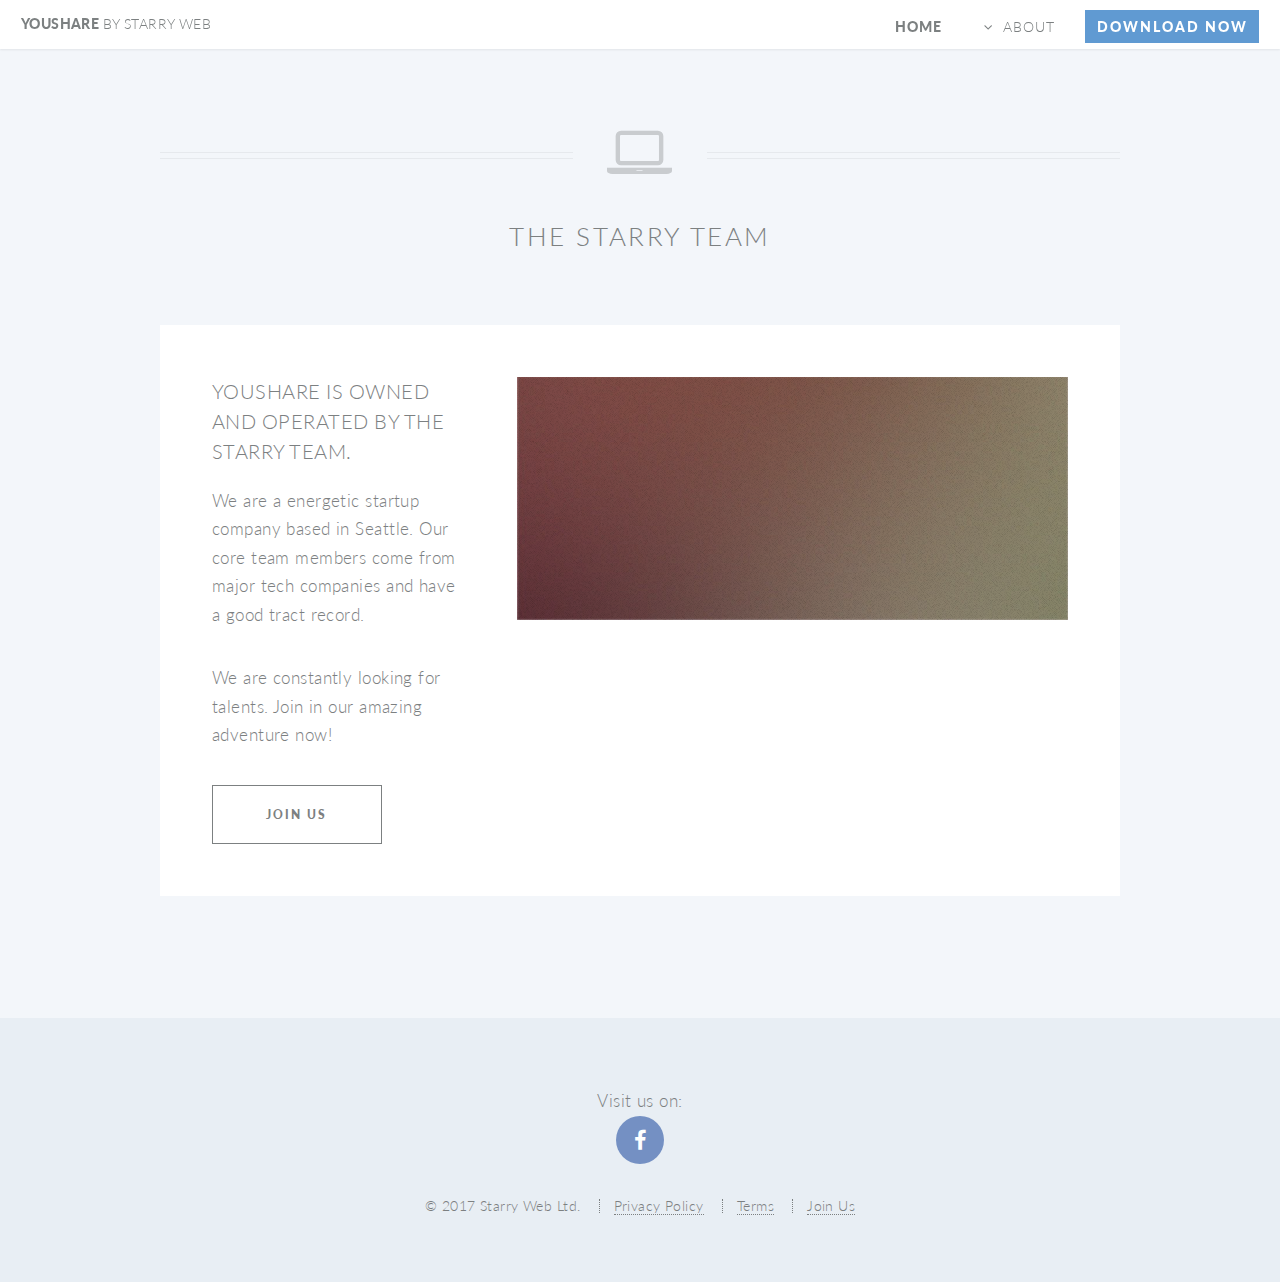
<file: about.html>
﻿<!DOCTYPE HTML>
<!--
	Twenty by HTML5 UP
	html5up.net | @ajlkn
	Free for personal and commercial use under the CCA 3.0 license (html5up.net/license)
-->
<html>
	<head>
		<title>About - Youshare</title>
		<meta charset="utf-8" />
		<meta name="viewport" content="width=device-width, initial-scale=1" />
		<!--[if lte IE 8]><script src="assets/js/ie/html5shiv.js"></script><![endif]-->
		<link rel="stylesheet" href="assets/css/main.css" />
		<!--[if lte IE 8]><link rel="stylesheet" href="assets/css/ie8.css" /><![endif]-->
		<!--[if lte IE 9]><link rel="stylesheet" href="assets/css/ie9.css" /><![endif]-->
	</head>
	<body class="left-sidebar">
		<div id="page-wrapper">

			<!-- Header -->
			<header id="header">
				<h1 id="logo"><a href="index.html">YouShare <span>by Starry Web</span></a></h1>
				<nav id="nav">
					<ul>
						<li class="current"><a href="index.html">Home</a></li>
						<li class="submenu">
							<a href="#">About</a>
							<ul>
								<li><a href="how-does-it-work.html">Learn More</a></li>
								<li><a href="about.html">About Us</a></li>
								<li><a href="contact.html">Contact</a></li>
								<li><a href="privacy.html">Privacy</a></li>
								<li><a href="terms.html">Terms</a></li>
								<li><a href="join.html">Join Us</a></li>
							</ul>
						</li>
						<li><a href="download.html" class="button special">Download Now</a></li>
					</ul>
				</nav>
			</header>

			<!-- Main -->
				<article id="main">

					<header class="special container">
						<span class="icon fa-laptop"></span>
						<h2>The Starry Team</h2>
					</header>

					<!-- One -->
						<section class="wrapper style4 container">

							<div class="row 150%">
								<div class="4u 12u(narrower)">

									<!-- Sidebar -->
										<div class="sidebar">
											<section>
												<header>
													<h3>YouShare is owned and operated by the Starry Team.</h3>
												</header>
												<p>We are a energetic startup company based in Seattle. Our core team members come from major tech companies and have a good tract record.</p>
												<p>We are constantly looking for talents. Join in our amazing adventure now!</p>
												<footer>
													<ul class="buttons">
														<li><a href="join.html" class="button small">Join Us</a></li>
													</ul>
												</footer>
											</section>
										</div>
								</div>
								<div class="8u 12u(narrower) important(narrower)">

									<!-- Content -->
										<div class="content">
											<section>
												<a href="#" class="image featured"><img src="images/pic02.jpg" alt="" /></a>
											</section>
										</div>

								</div>
							</div>
						</section>
				</article>

			<!-- Footer -->
			<footer id="footer">
				Visit us on:
				<ul class="icons">
					<li><a href="https://www.facebook.com/youshareapp/" class="icon circle fa-facebook"><span class="label">Facebook</span></a></li>
				</ul>

				<ul class="copyright">
					<li>&copy; 2017 Starry Web Ltd.</li>
					<li><a href="privacy.html">Privacy Policy</a></li>
					<li><a href="terms.html">Terms</a></li>
					<li><a href="join.html">Join Us</a></li>
				</ul>
			</footer>
			<!-- End of footer -->

		</div>

		<!-- Scripts -->
			<script src="assets/js/jquery.min.js"></script>
			<script src="assets/js/jquery.dropotron.min.js"></script>
			<script src="assets/js/jquery.scrolly.min.js"></script>
			<script src="assets/js/jquery.scrollgress.min.js"></script>
			<script src="assets/js/skel.min.js"></script>
			<script src="assets/js/util.js"></script>
			<!--[if lte IE 8]><script src="assets/js/ie/respond.min.js"></script><![endif]-->
			<script src="assets/js/main.js"></script>

	</body>
</html>
</file>
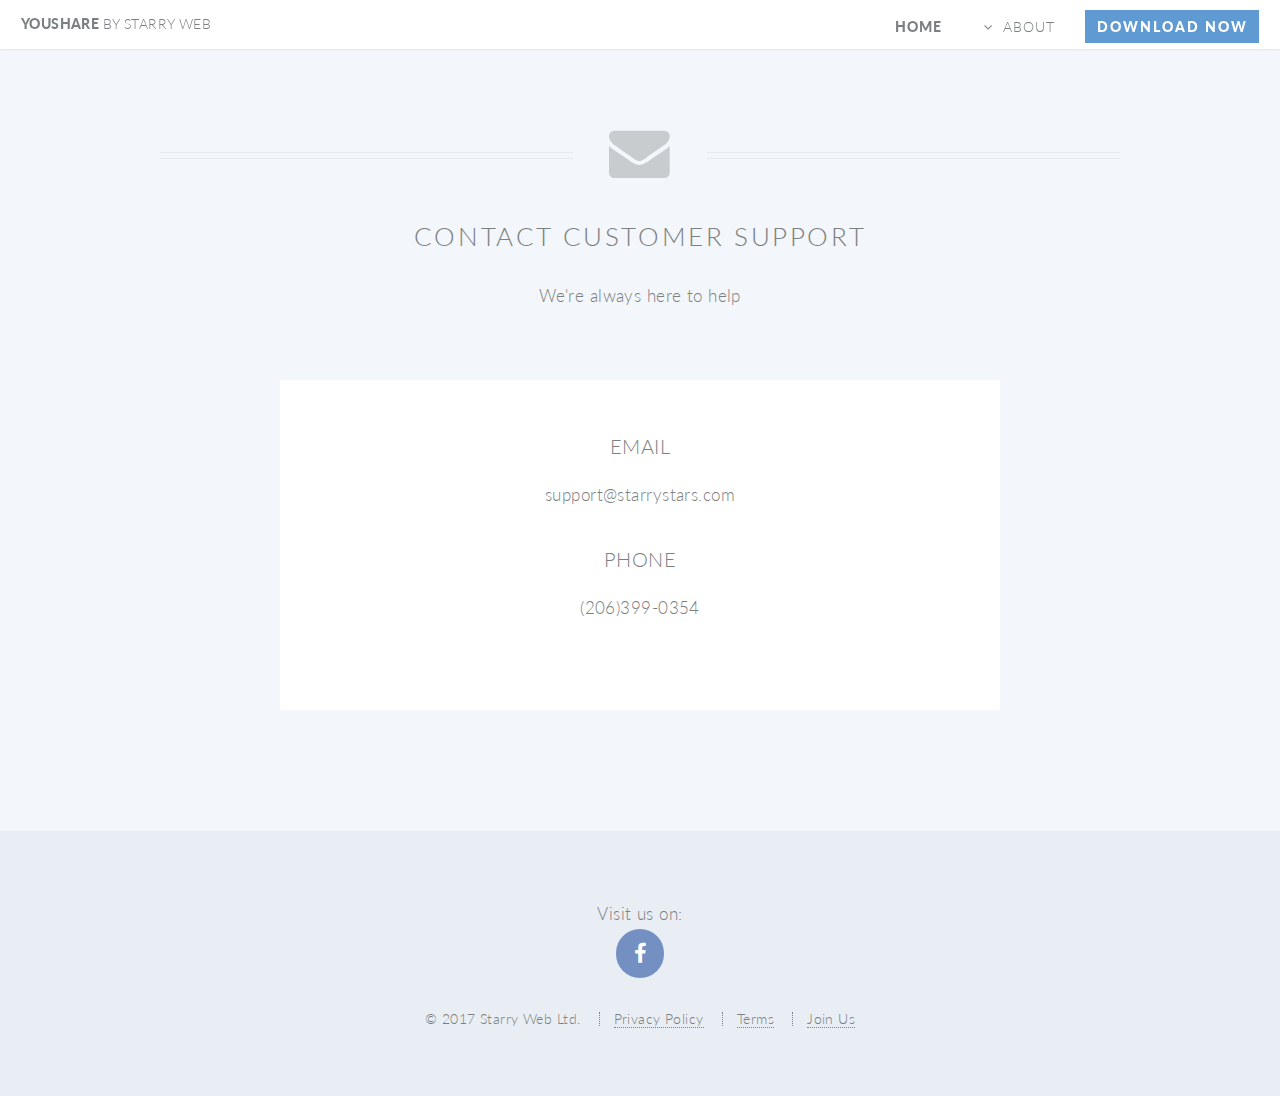
<file: contact.html>
<!DOCTYPE HTML>
<!--
	Twenty by HTML5 UP
	html5up.net | @ajlkn
	Free for personal and commercial use under the CCA 3.0 license (html5up.net/license)
-->
<html>
	<head>
		<title>Contact - Twenty by HTML5 UP</title>
		<meta charset="utf-8" />
		<meta name="viewport" content="width=device-width, initial-scale=1" />
		<!--[if lte IE 8]><script src="assets/js/ie/html5shiv.js"></script><![endif]-->
		<link rel="stylesheet" href="assets/css/main.css" />
		<!--[if lte IE 8]><link rel="stylesheet" href="assets/css/ie8.css" /><![endif]-->
		<!--[if lte IE 9]><link rel="stylesheet" href="assets/css/ie9.css" /><![endif]-->
	</head>
	<body class="contact">
		<div id="page-wrapper">
			<!-- Header -->
			<header id="header">
				<h1 id="logo"><a href="index.html">YouShare <span>by Starry Web</span></a></h1>
				<nav id="nav">
					<ul>
						<li class="current"><a href="index.html">Home</a></li>
						<li class="submenu">
							<a href="#">About</a>
							<ul>
								<li><a href="how-does-it-work.html">Learn More</a></li>
								<li><a href="about.html">About Us</a></li>
								<li><a href="contact.html">Contact</a></li>
								<li><a href="privacy.html">Privacy</a></li>
								<li><a href="terms.html">Terms</a></li>
								<li><a href="join.html">Join Us</a></li>
							</ul>
						</li>
						<li><a href="download.html" class="button special">Download Now</a></li>
					</ul>
				</nav>
			</header>

			<!-- Main -->
				<article id="main">

					<header class="special container">
						<span class="icon fa-envelope"></span>
						<h2>Contact customer support</h2>
						<p>We're always here to help</p>
					</header>

					<!-- One -->
						<section class="wrapper style4 special container 75%">

							<!-- Content -->
								<div class="content">
									<h3>Email</h3>
									<p>support@starrystars.com</p>
									<h3>Phone</h3>
									<p>(206)399-0354</p>
								</div>

						</section>

				</article>

			<!-- Footer -->
			<footer id="footer">
				Visit us on:
				<ul class="icons">
					<li><a href="https://www.facebook.com/youshareapp/" class="icon circle fa-facebook"><span class="label">Facebook</span></a></li>
				</ul>

				<ul class="copyright">
					<li>&copy; 2017 Starry Web Ltd.</li>
					<li><a href="privacy.html">Privacy Policy</a></li>
					<li><a href="terms.html">Terms</a></li>
					<li><a href="join.html">Join Us</a></li>
				</ul>
			</footer>
			<!-- End of footer -->

		</div>

		<!-- Scripts -->
			<script src="assets/js/jquery.min.js"></script>
			<script src="assets/js/jquery.dropotron.min.js"></script>
			<script src="assets/js/jquery.scrolly.min.js"></script>
			<script src="assets/js/jquery.scrollgress.min.js"></script>
			<script src="assets/js/skel.min.js"></script>
			<script src="assets/js/util.js"></script>
			<!--[if lte IE 8]><script src="assets/js/ie/respond.min.js"></script><![endif]-->
			<script src="assets/js/main.js"></script>

	</body>
</html>
</file>
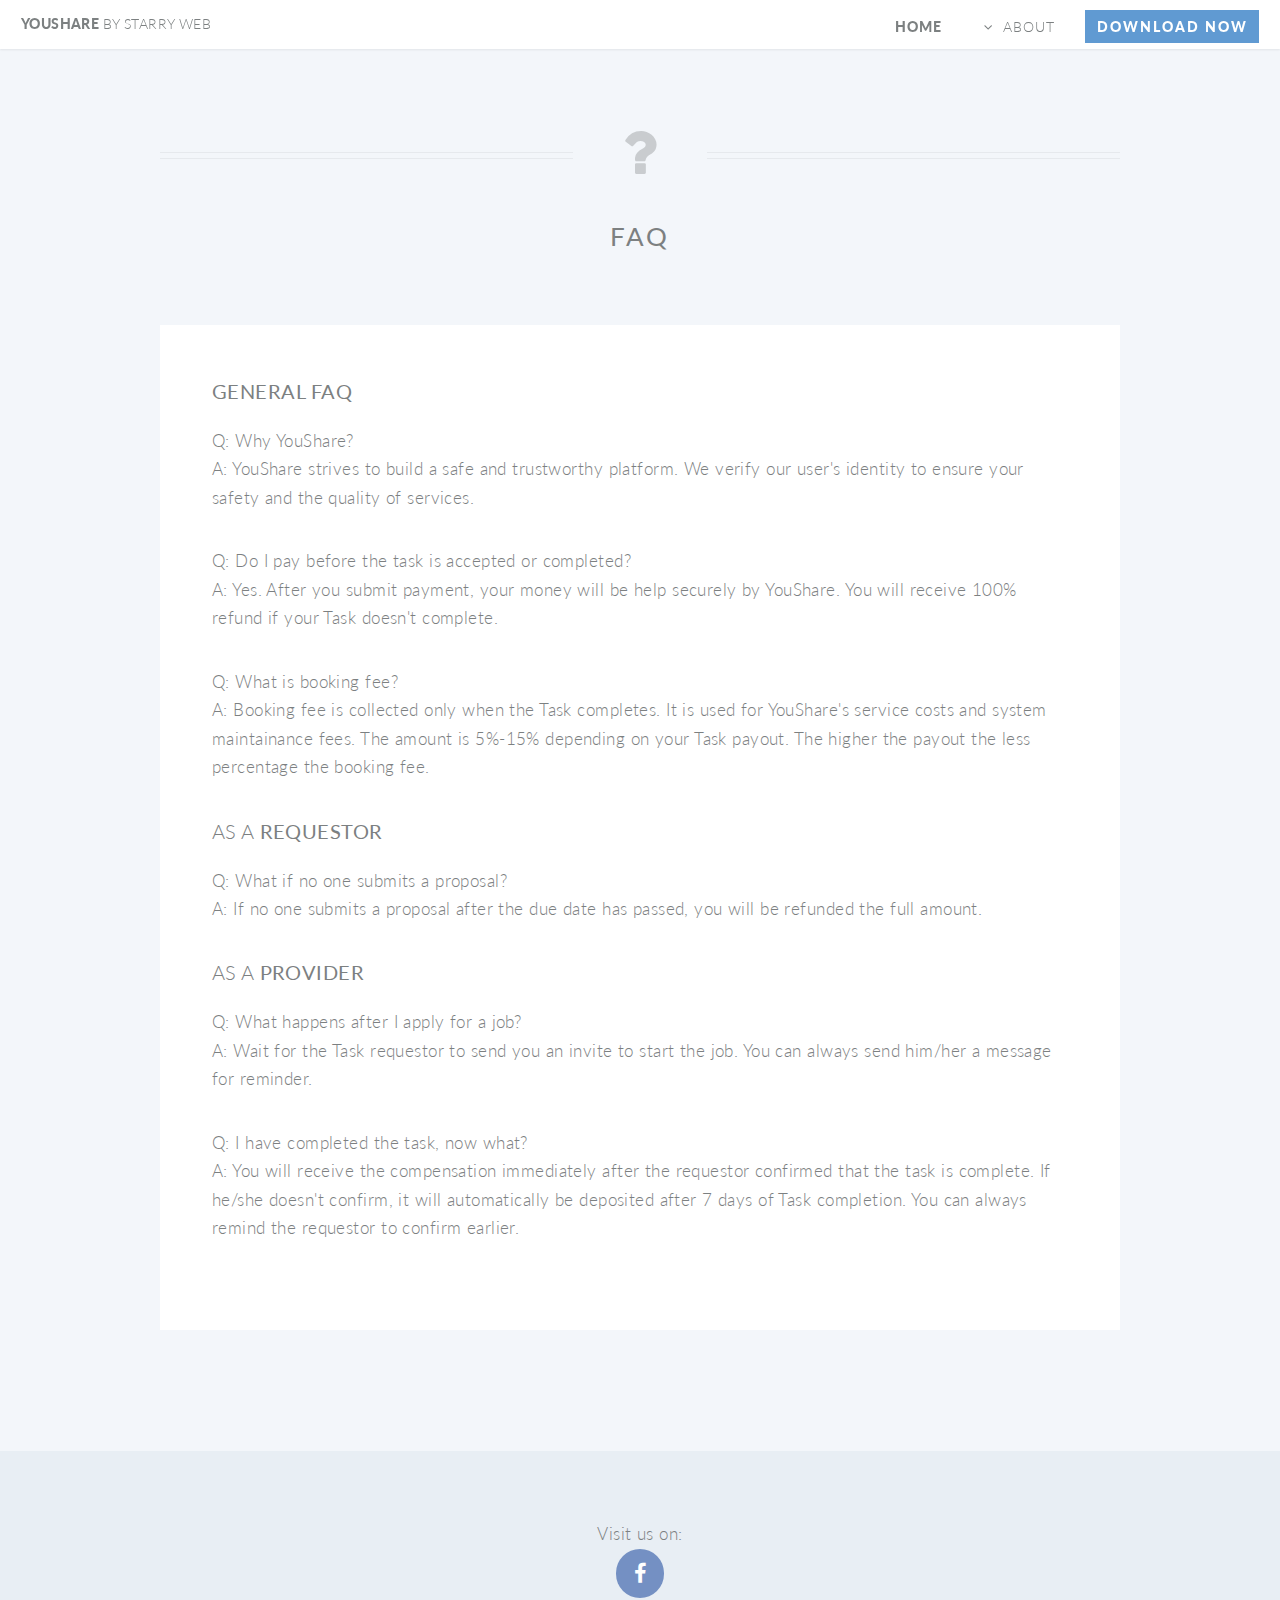
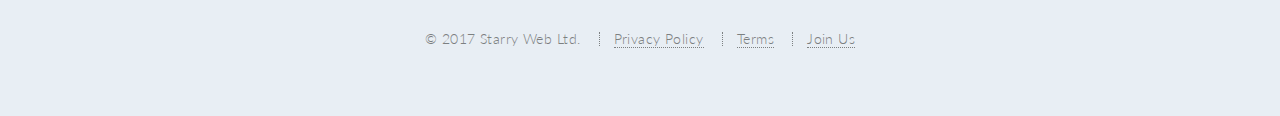
<file: faq.html>
<!DOCTYPE HTML>
<!--
	Twenty by HTML5 UP
	html5up.net | @ajlkn
	Free for personal and commercial use under the CCA 3.0 license (html5up.net/license)
-->
<html>
	<head>
		<title>FAQ - Youshare</title>
		<meta charset="utf-8" />
		<meta name="viewport" content="width=device-width, initial-scale=1" />
		<!--[if lte IE 8]><script src="assets/js/ie/html5shiv.js"></script><![endif]-->
		<link rel="stylesheet" href="assets/css/main.css" />
		<!--[if lte IE 8]><link rel="stylesheet" href="assets/css/ie8.css" /><![endif]-->
		<!--[if lte IE 9]><link rel="stylesheet" href="assets/css/ie9.css" /><![endif]-->
	</head>
	<body class="no-sidebar">
		<div id="page-wrapper">

			<!-- Header -->
			<header id="header">
				<h1 id="logo"><a href="index.html">YouShare <span>by Starry Web</span></a></h1>
				<nav id="nav">
					<ul>
						<li class="current"><a href="index.html">Home</a></li>
						<li class="submenu">
							<a href="#">About</a>
							<ul>
								<li><a href="how-does-it-work.html">Learn More</a></li>
								<li><a href="about.html">About Us</a></li>
								<li><a href="contact.html">Contact</a></li>
								<li><a href="privacy.html">Privacy</a></li>
								<li><a href="terms.html">Terms</a></li>
								<li><a href="join.html">Join Us</a></li>
							</ul>
						</li>
						<li><a href="download.html" class="button special">Download Now</a></li>
					</ul>
				</nav>
			</header>

			<!-- Main -->
				<article id="main">
						<header class="special container">
								<span class="icon fa-question"></span>
								<h2><strong>FAQ</strong></h2>
						</header>

					<!-- One -->
						<section class="wrapper style4 container">
							<!-- Content -->
								<div class="content">
										<section>
												<header>
													<h3><strong>General FAQ</strong></h3>
												</header>
												<p>Q: Why YouShare? <br/>A: YouShare strives to build a safe and trustworthy platform. We verify our user's identity to ensure your safety and the quality of services.</p>

												<p>Q: Do I pay before the task is accepted or completed? <br/>A: Yes. After you submit payment, your money will be help securely by YouShare. You will receive 100% refund if your Task doesn't complete.</p>
												
												<p>Q: What is booking fee? <br/>A: Booking fee is collected only when the Task completes. It is used for YouShare's service costs and system maintainance fees. The amount is 5%-15% depending on your Task payout. The higher the payout the less percentage the booking fee.</p>
												
												<header>
													<h3>As a <strong>Requestor</strong></h3>
												</header>
												<p>Q: What if no one submits a proposal? <br/>A: If no one submits a proposal after the due date has passed, you will be refunded the full amount.</p>

												<header>
													<h3>As a <strong>Provider</strong></h3>
												</header>
												<p>Q: What happens after I apply for a job? <br/>A: Wait for the Task requestor to send you an invite to start the job. You can always send him/her a message for reminder. </p>

												<p>Q: I have completed the task, now what? <br/>A: You will receive the compensation immediately after the requestor confirmed that the task is complete. If he/she doesn't confirm, it will automatically be deposited after 7 days of Task completion. You can always remind the requestor to confirm earlier. </p>

											</section>
								</div>

						</section>
				</article>

			<!-- Footer -->
			<footer id="footer">
				Visit us on:
				<ul class="icons">
					<li><a href="https://www.facebook.com/youshareapp/" class="icon circle fa-facebook"><span class="label">Facebook</span></a></li>
				</ul>

				<ul class="copyright">
					<li>&copy; 2017 Starry Web Ltd.</li>
					<li><a href="privacy.html">Privacy Policy</a></li>
					<li><a href="terms.html">Terms</a></li>
					<li><a href="join.html">Join Us</a></li>
				</ul>
			</footer>
			<!-- End of footer -->

		</div>

		<!-- Scripts -->
			<script src="assets/js/jquery.min.js"></script>
			<script src="assets/js/jquery.dropotron.min.js"></script>
			<script src="assets/js/jquery.scrolly.min.js"></script>
			<script src="assets/js/jquery.scrollgress.min.js"></script>
			<script src="assets/js/skel.min.js"></script>
			<script src="assets/js/util.js"></script>
			<!--[if lte IE 8]><script src="assets/js/ie/respond.min.js"></script><![endif]-->
			<script src="assets/js/main.js"></script>

	</body>
</html>
</file>
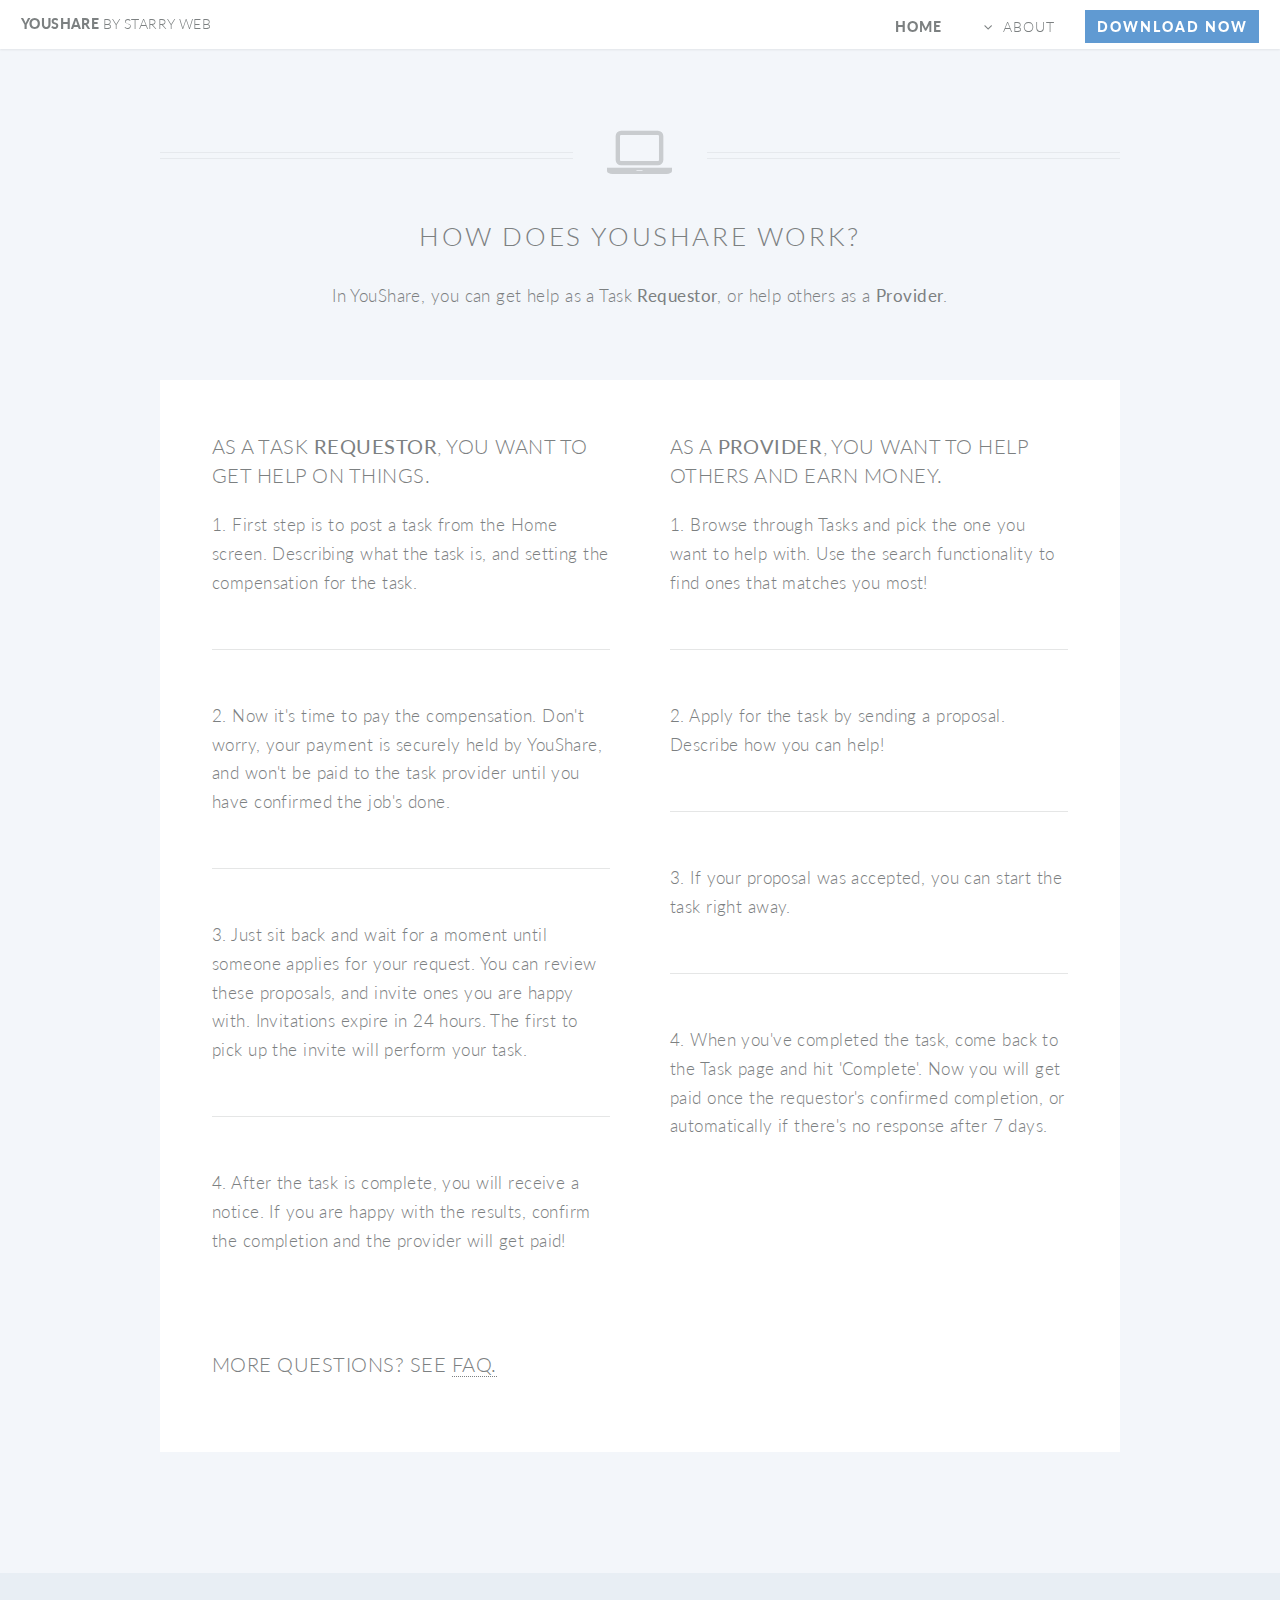
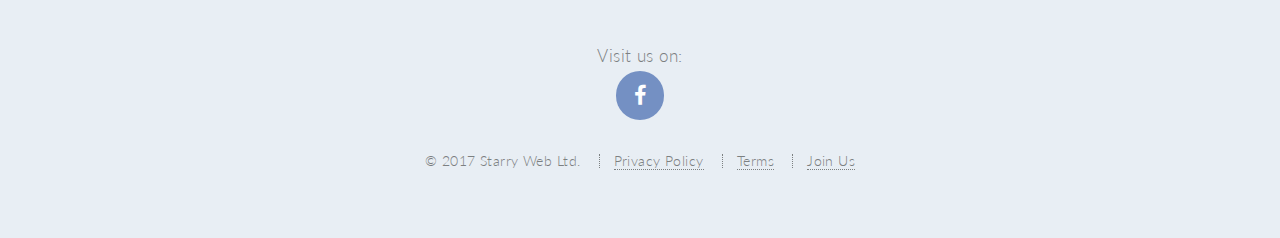
<file: how-does-it-work.html>
<!DOCTYPE HTML>
<!--
	Twenty by HTML5 UP
	html5up.net | @ajlkn
	Free for personal and commercial use under the CCA 3.0 license (html5up.net/license)
-->
<html>
	<head>
		<title>Learn more - Youshare</title>
		<meta charset="utf-8" />
		<meta name="viewport" content="width=device-width, initial-scale=1" />
		<!--[if lte IE 8]><script src="assets/js/ie/html5shiv.js"></script><![endif]-->
		<link rel="stylesheet" href="assets/css/main.css" />
		<!--[if lte IE 8]><link rel="stylesheet" href="assets/css/ie8.css" /><![endif]-->
		<!--[if lte IE 9]><link rel="stylesheet" href="assets/css/ie9.css" /><![endif]-->
	</head>
	<body class="left-sidebar">
		<div id="page-wrapper">

			<!-- Header -->
			<header id="header">
				<h1 id="logo"><a href="index.html">YouShare <span>by Starry Web</span></a></h1>
				<nav id="nav">
					<ul>
						<li class="current"><a href="index.html">Home</a></li>
						<li class="submenu">
							<a href="#">About</a>
							<ul>
								<li><a href="how-does-it-work.html">Learn More</a></li>
								<li><a href="about.html">About Us</a></li>
								<li><a href="contact.html">Contact</a></li>
								<li><a href="privacy.html">Privacy</a></li>
								<li><a href="terms.html">Terms</a></li>
								<li><a href="join.html">Join Us</a></li>
							</ul>
						</li>
						<li><a href="download.html" class="button special">Download Now</a></li>
					</ul>
				</nav>
			</header>

			<!-- Main -->
				<article id="main">

					<header class="special container">
						<span class="icon fa-laptop"></span>
						<h2>How does YouShare work?</strong></h2>
						<p>In YouShare, you can get help as a Task <strong>Requestor</strong>, or help others as a <strong>Provider</strong>. </p>						
					</header>

					<!-- One -->
						<section class="wrapper style4 container">

							<div class="row 150%">
									
								<div class="6u 12u(narrower)">
									<!-- Sidebar -->
										<div class="sidebar">
											<section>
												<header>
													<h3>As a Task <strong>Requestor</strong>, you want to get help on things.</h3>
												</header>
												<p>1. First step is to post a task from the Home screen. Describing what the task is, and setting the compensation for the task.</p>
											</section>

											<section>
												<p>2. Now it's time to pay the compensation. Don't worry, your payment is securely held by YouShare, and won't be paid to the task provider until you have confirmed the job's done.</p>
											</section>

											<section>
												<p>3. Just sit back and wait for a moment until someone applies for your request. You can review these proposals, and invite ones you are happy with. Invitations expire in 24 hours. The first to pick up the invite will perform your task.</p>
											</section>

											<section>
												<p>4. After the task is complete, you will receive a notice. If you are happy with the results, confirm the completion and the provider will get paid! </p>
											</section>
										</div>
								</div>

								
								<div class="6u 12u(narrower)">
										<!-- Sidebar -->
											<div class="sidebar">
												<section>
													<header>
														<h3>As a <strong>Provider</strong>, you want to help others and earn money.</h3>
													</header>
													<p>1. Browse through Tasks and pick the one you want to help with. Use the search functionality to find ones that matches you most!</p>
												</section>
	
												<section>
													<p>2. Apply for the task by sending a proposal. Describe how you can help!</p>
												</section>
	
												<section>
													<p>3. If your proposal was accepted, you can start the task right away. </p>
												</section>
	
												<section>
													<p>4. When you've completed the task, come back to the Task page and hit 'Complete'. Now you will get paid once the requestor's confirmed completion, or automatically if there's no response after 7 days.</p>
												</section>
											</div>
									</div>

									<div class="12u 12u(narrower)">
											<!-- Sidebar -->
												<div class="sidebar">
													<section>
														<header>
															<h3>More questions? See <a href="faq.html" style="border-bottom: dotted 1px;">FAQ.</a></h3>
														</header>
												</div>
										</div>
							</div>
						</section>
				</article>

			<!-- Footer -->
			<footer id="footer">
				Visit us on:
				<ul class="icons">
					<li><a href="https://www.facebook.com/youshareapp/" class="icon circle fa-facebook"><span class="label">Facebook</span></a></li>
				</ul>

				<ul class="copyright">
					<li>&copy; 2017 Starry Web Ltd.</li>
					<li><a href="privacy.html">Privacy Policy</a></li>
					<li><a href="terms.html">Terms</a></li>
					<li><a href="join.html">Join Us</a></li>
				</ul>
			</footer>
			<!-- End of footer -->

		</div>

		<!-- Scripts -->
			<script src="assets/js/jquery.min.js"></script>
			<script src="assets/js/jquery.dropotron.min.js"></script>
			<script src="assets/js/jquery.scrolly.min.js"></script>
			<script src="assets/js/jquery.scrollgress.min.js"></script>
			<script src="assets/js/skel.min.js"></script>
			<script src="assets/js/util.js"></script>
			<!--[if lte IE 8]><script src="assets/js/ie/respond.min.js"></script><![endif]-->
			<script src="assets/js/main.js"></script>

	</body>
</html>
</file>
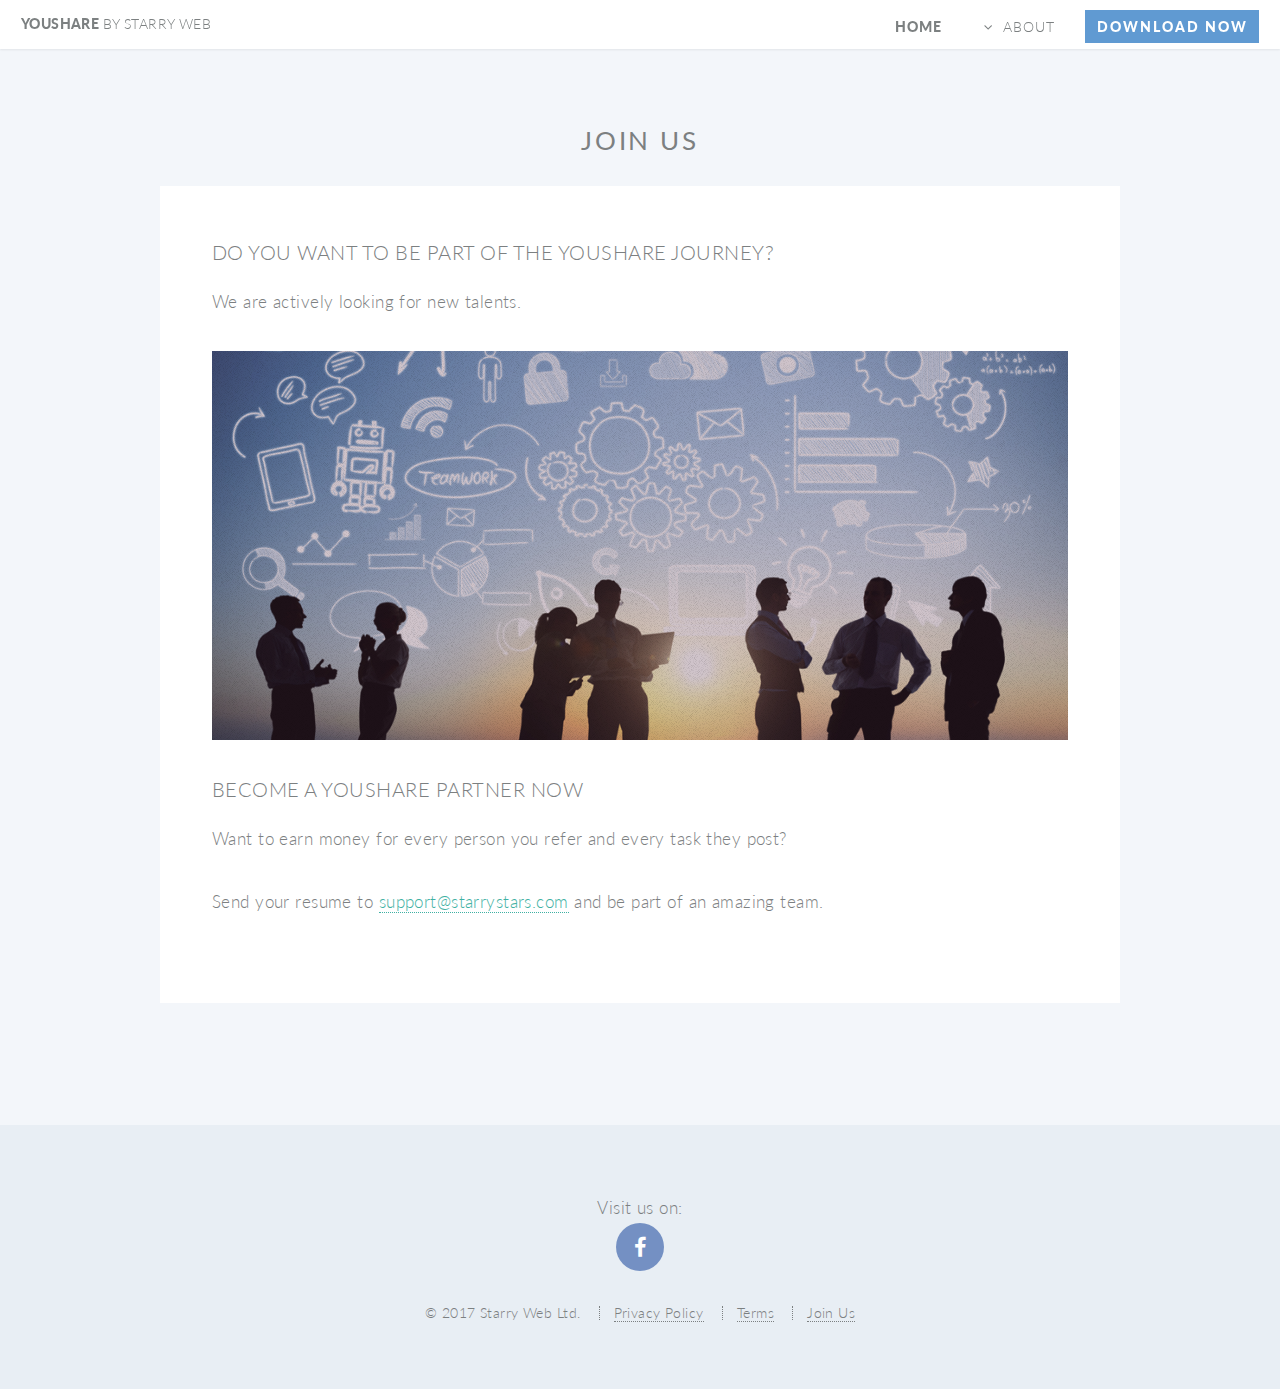
<file: join.html>
<!DOCTYPE HTML>
<!--
	Twenty by HTML5 UP
	html5up.net | @ajlkn
	Free for personal and commercial use under the CCA 3.0 license (html5up.net/license)
-->
<html>
	<head>
		<title>Join us - Youshare</title>
		<meta charset="utf-8" />
		<meta name="viewport" content="width=device-width, initial-scale=1" />
		<!--[if lte IE 8]><script src="assets/js/ie/html5shiv.js"></script><![endif]-->
		<link rel="stylesheet" href="assets/css/main.css" />
		<!--[if lte IE 8]><link rel="stylesheet" href="assets/css/ie8.css" /><![endif]-->
		<!--[if lte IE 9]><link rel="stylesheet" href="assets/css/ie9.css" /><![endif]-->
	</head>
	<body class="no-sidebar">
		<div id="page-wrapper">

			<!-- Header -->
			<header id="header">
				<h1 id="logo"><a href="index.html">YouShare <span>by Starry Web</span></a></h1>
				<nav id="nav">
					<ul>
						<li class="current"><a href="index.html">Home</a></li>
						<li class="submenu">
							<a href="#">About</a>
							<ul>
								<li><a href="how-does-it-work.html">Learn More</a></li>
								<li><a href="about.html">About Us</a></li>
								<li><a href="contact.html">Contact</a></li>
								<li><a href="privacy.html">Privacy</a></li>
								<li><a href="terms.html">Terms</a></li>
								<li><a href="join.html">Join Us</a></li>
							</ul>
						</li>
						<li><a href="download.html" class="button special">Download Now</a></li>
					</ul>
				</nav>
			</header>

			<!-- Main -->
				<article id="main">

						<header style="text-align: center;" class="container">
								<h2><strong>Join Us</strong></h2>
						</header>

					<!-- One -->
						<section class="wrapper style4 container">
							<!-- Content -->
								<div class="content">
									<section>
										<h3>Do you want to be part of the YouShare Journey?</h3>
										<p>We are actively looking for new talents.</p>					
										<a href="#" class="image featured"><img src="images/join.png" alt="" /></a>
										
										<h3>Become a YouShare partner now</h3>				
										<p>Want to earn money for every person you refer and every task they post? </p>
										<p>Send your resume to <a href="mailto:support@starrystars.com">support@starrystars.com</a> and be part of an amazing team.</p>
									</section>
								</div>

						</section>
				</article>

			<!-- Footer -->
			<footer id="footer">
				Visit us on:
				<ul class="icons">
					<li><a href="https://www.facebook.com/youshareapp/" class="icon circle fa-facebook"><span class="label">Facebook</span></a></li>
				</ul>

				<ul class="copyright">
					<li>&copy; 2017 Starry Web Ltd.</li>
					<li><a href="privacy.html">Privacy Policy</a></li>
					<li><a href="terms.html">Terms</a></li>
					<li><a href="join.html">Join Us</a></li>
				</ul>
			</footer>
			<!-- End of footer -->

		</div>

		<!-- Scripts -->
			<script src="assets/js/jquery.min.js"></script>
			<script src="assets/js/jquery.dropotron.min.js"></script>
			<script src="assets/js/jquery.scrolly.min.js"></script>
			<script src="assets/js/jquery.scrollgress.min.js"></script>
			<script src="assets/js/skel.min.js"></script>
			<script src="assets/js/util.js"></script>
			<!--[if lte IE 8]><script src="assets/js/ie/respond.min.js"></script><![endif]-->
			<script src="assets/js/main.js"></script>

	</body>
</html>
</file>
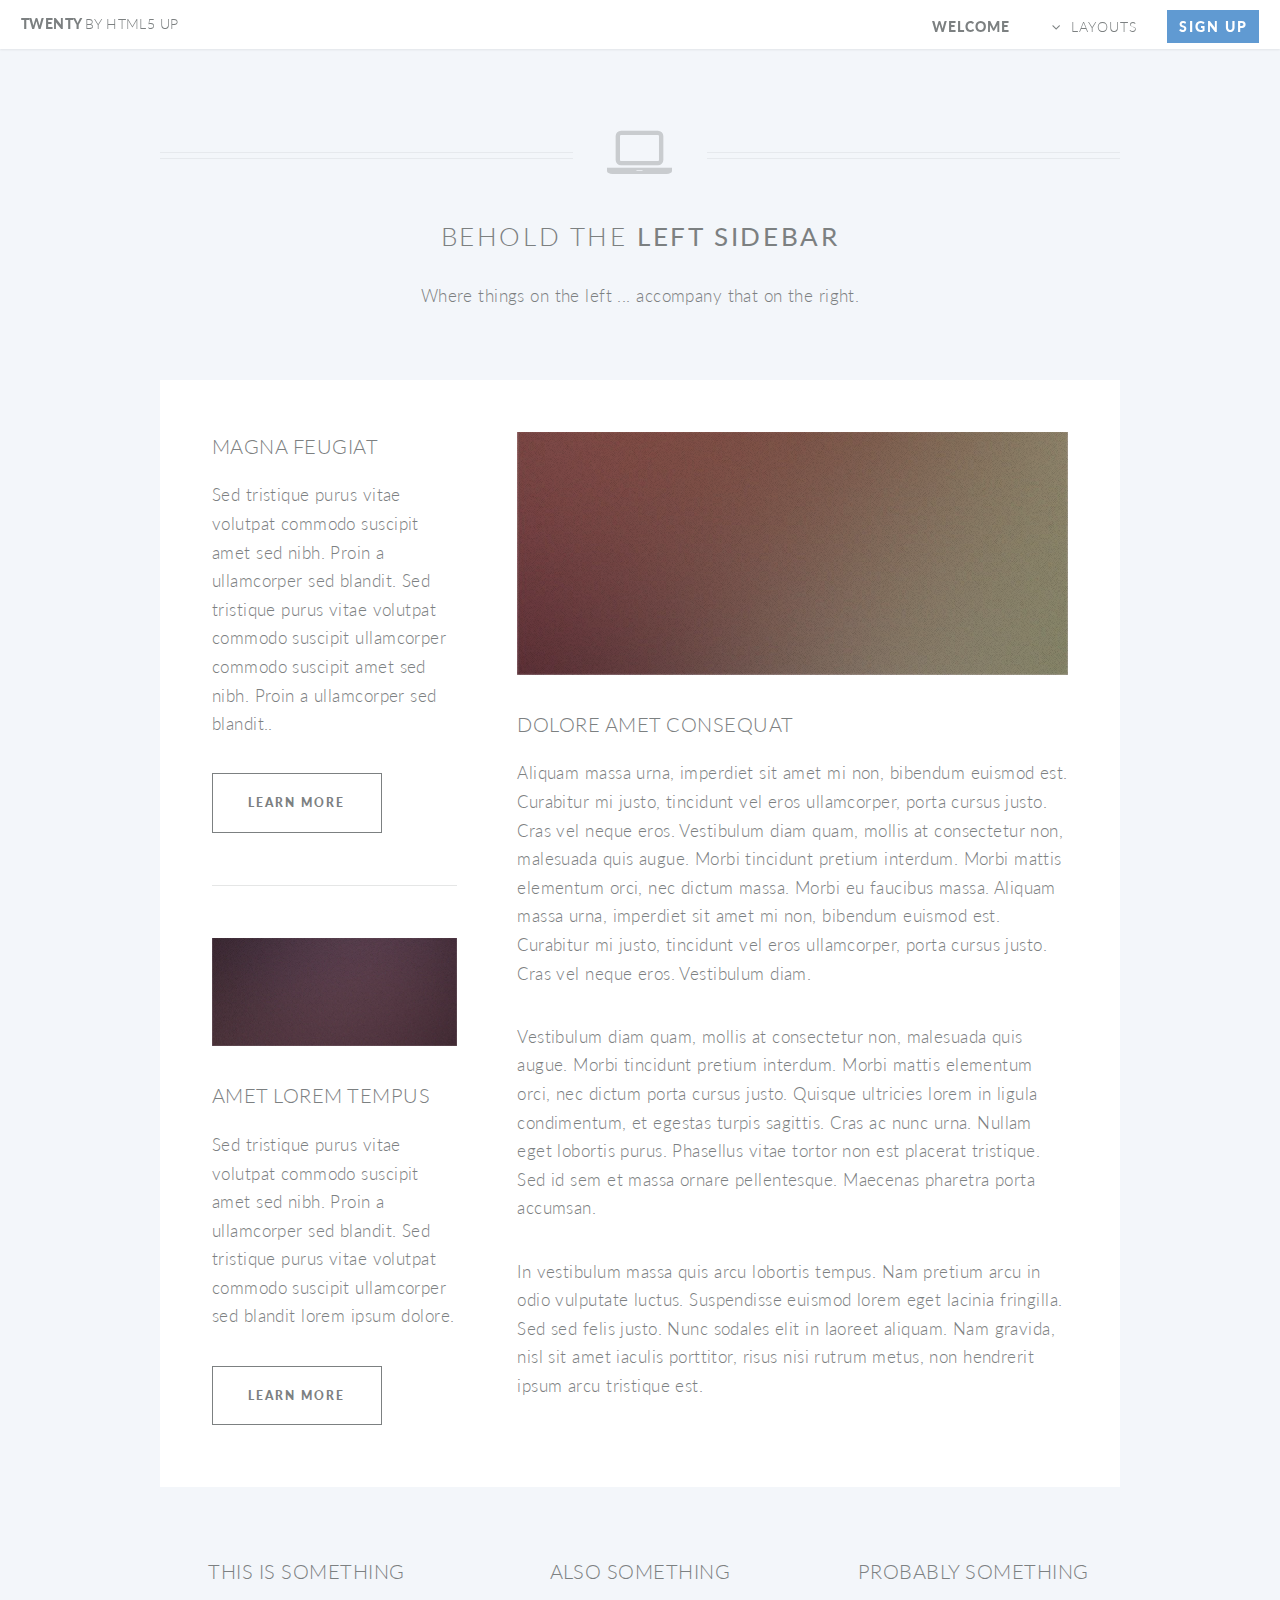
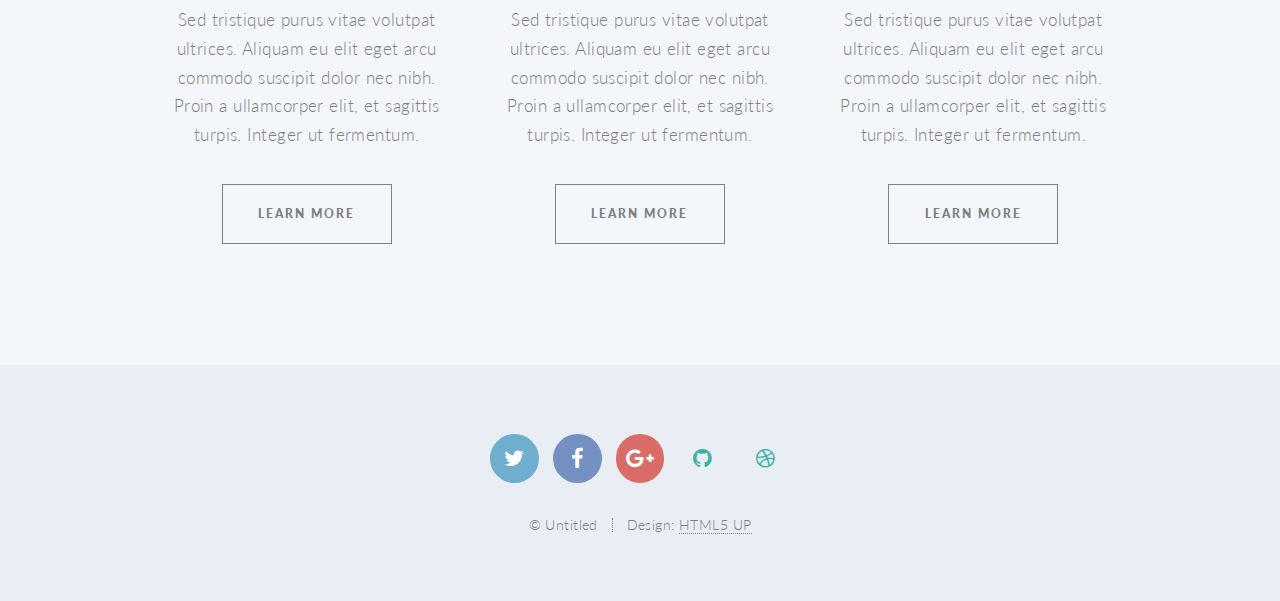
<file: left-sidebar.html>
<!DOCTYPE HTML>
<!--
	Twenty by HTML5 UP
	html5up.net | @ajlkn
	Free for personal and commercial use under the CCA 3.0 license (html5up.net/license)
-->
<html>
	<head>
		<title>Left Sidebar - Twenty by HTML5 UP</title>
		<meta charset="utf-8" />
		<meta name="viewport" content="width=device-width, initial-scale=1" />
		<!--[if lte IE 8]><script src="assets/js/ie/html5shiv.js"></script><![endif]-->
		<link rel="stylesheet" href="assets/css/main.css" />
		<!--[if lte IE 8]><link rel="stylesheet" href="assets/css/ie8.css" /><![endif]-->
		<!--[if lte IE 9]><link rel="stylesheet" href="assets/css/ie9.css" /><![endif]-->
	</head>
	<body class="left-sidebar">
		<div id="page-wrapper">

			<!-- Header -->
				<header id="header">
					<h1 id="logo"><a href="index.html">Twenty <span>by HTML5 UP</span></a></h1>
					<nav id="nav">
						<ul>
							<li class="current"><a href="index.html">Welcome</a></li>
							<li class="submenu">
								<a href="#">Layouts</a>
								<ul>
									<li><a href="left-sidebar.html">Left Sidebar</a></li>
									<li><a href="right-sidebar.html">Right Sidebar</a></li>
									<li><a href="no-sidebar.html">No Sidebar</a></li>
									<li><a href="contact.html">Contact</a></li>
									<li class="submenu">
										<a href="#">Submenu</a>
										<ul>
											<li><a href="#">Dolore Sed</a></li>
											<li><a href="#">Consequat</a></li>
											<li><a href="#">Lorem Magna</a></li>
											<li><a href="#">Sed Magna</a></li>
											<li><a href="#">Ipsum Nisl</a></li>
										</ul>
									</li>
								</ul>
							</li>
							<li><a href="#" class="button special">Sign Up</a></li>
						</ul>
					</nav>
				</header>

			<!-- Main -->
				<article id="main">

					<header class="special container">
						<span class="icon fa-laptop"></span>
						<h2>Behold the <strong>Left Sidebar</strong></h2>
						<p>Where things on the left ... accompany that on the right.</p>
					</header>

					<!-- One -->
						<section class="wrapper style4 container">

							<div class="row 150%">
								<div class="4u 12u(narrower)">

									<!-- Sidebar -->
										<div class="sidebar">
											<section>
												<header>
													<h3>Magna Feugiat</h3>
												</header>
												<p>Sed tristique purus vitae volutpat commodo suscipit amet sed nibh. Proin a ullamcorper sed blandit. Sed tristique purus vitae volutpat commodo suscipit ullamcorper commodo suscipit amet sed nibh. Proin a ullamcorper sed blandit..</p>
												<footer>
													<ul class="buttons">
														<li><a href="#" class="button small">Learn More</a></li>
													</ul>
												</footer>
											</section>

											<section>
												<a href="#" class="image featured"><img src="images/pic03.jpg" alt="" /></a>
												<header>
													<h3>Amet Lorem Tempus</h3>
												</header>
												<p>Sed tristique purus vitae volutpat commodo suscipit amet sed nibh. Proin a ullamcorper sed blandit. Sed tristique purus vitae volutpat commodo suscipit ullamcorper sed blandit lorem ipsum dolore.</p>
												<footer>
													<ul class="buttons">
														<li><a href="#" class="button small">Learn More</a></li>
													</ul>
												</footer>
											</section>
										</div>

								</div>
								<div class="8u 12u(narrower) important(narrower)">

									<!-- Content -->
										<div class="content">
											<section>
												<a href="#" class="image featured"><img src="images/pic02.jpg" alt="" /></a>
												<header>
													<h3>Dolore Amet Consequat</h3>
												</header>
												<p>Aliquam massa urna, imperdiet sit amet mi non, bibendum euismod est. Curabitur mi justo, tincidunt vel eros ullamcorper, porta cursus justo. Cras vel neque eros. Vestibulum diam quam, mollis at consectetur non, malesuada quis augue. Morbi tincidunt pretium interdum. Morbi mattis elementum orci, nec dictum massa. Morbi eu faucibus massa. Aliquam massa urna, imperdiet sit amet mi non, bibendum euismod est. Curabitur mi justo, tincidunt vel eros ullamcorper, porta cursus justo. Cras vel neque eros. Vestibulum diam.</p>
												<p>Vestibulum diam quam, mollis at consectetur non, malesuada quis augue. Morbi tincidunt pretium interdum. Morbi mattis elementum orci, nec dictum porta cursus justo. Quisque ultricies lorem in ligula condimentum, et egestas turpis sagittis. Cras ac nunc urna. Nullam eget lobortis purus. Phasellus vitae tortor non est placerat tristique. Sed id sem et massa ornare pellentesque. Maecenas pharetra porta accumsan. </p>
												<p>In vestibulum massa quis arcu lobortis tempus. Nam pretium arcu in odio vulputate luctus. Suspendisse euismod lorem eget lacinia fringilla. Sed sed felis justo. Nunc sodales elit in laoreet aliquam. Nam gravida, nisl sit amet iaculis porttitor, risus nisi rutrum metus, non hendrerit ipsum arcu tristique est.</p>
											</section>
										</div>

								</div>
							</div>
						</section>

					<!-- Two -->
						<section class="wrapper style1 container special">
							<div class="row">
								<div class="4u 12u(narrower)">

									<section>
										<header>
											<h3>This is Something</h3>
										</header>
										<p>Sed tristique purus vitae volutpat ultrices. Aliquam eu elit eget arcu commodo suscipit dolor nec nibh. Proin a ullamcorper elit, et sagittis turpis. Integer ut fermentum.</p>
										<footer>
											<ul class="buttons">
												<li><a href="#" class="button small">Learn More</a></li>
											</ul>
										</footer>
									</section>

								</div>
								<div class="4u 12u(narrower)">

									<section>
										<header>
											<h3>Also Something</h3>
										</header>
										<p>Sed tristique purus vitae volutpat ultrices. Aliquam eu elit eget arcu commodo suscipit dolor nec nibh. Proin a ullamcorper elit, et sagittis turpis. Integer ut fermentum.</p>
										<footer>
											<ul class="buttons">
												<li><a href="#" class="button small">Learn More</a></li>
											</ul>
										</footer>
									</section>

								</div>
								<div class="4u 12u(narrower)">

									<section>
										<header>
											<h3>Probably Something</h3>
										</header>
										<p>Sed tristique purus vitae volutpat ultrices. Aliquam eu elit eget arcu commodo suscipit dolor nec nibh. Proin a ullamcorper elit, et sagittis turpis. Integer ut fermentum.</p>
										<footer>
											<ul class="buttons">
												<li><a href="#" class="button small">Learn More</a></li>
											</ul>
										</footer>
									</section>

								</div>
							</div>
						</section>

				</article>

			<!-- Footer -->
				<footer id="footer">

					<ul class="icons">
						<li><a href="#" class="icon circle fa-twitter"><span class="label">Twitter</span></a></li>
						<li><a href="#" class="icon circle fa-facebook"><span class="label">Facebook</span></a></li>
						<li><a href="#" class="icon circle fa-google-plus"><span class="label">Google+</span></a></li>
						<li><a href="#" class="icon circle fa-github"><span class="label">Github</span></a></li>
						<li><a href="#" class="icon circle fa-dribbble"><span class="label">Dribbble</span></a></li>
					</ul>

					<ul class="copyright">
						<li>&copy; Untitled</li><li>Design: <a href="http://html5up.net">HTML5 UP</a></li>
					</ul>

				</footer>

		</div>

		<!-- Scripts -->
			<script src="assets/js/jquery.min.js"></script>
			<script src="assets/js/jquery.dropotron.min.js"></script>
			<script src="assets/js/jquery.scrolly.min.js"></script>
			<script src="assets/js/jquery.scrollgress.min.js"></script>
			<script src="assets/js/skel.min.js"></script>
			<script src="assets/js/util.js"></script>
			<!--[if lte IE 8]><script src="assets/js/ie/respond.min.js"></script><![endif]-->
			<script src="assets/js/main.js"></script>

	</body>
</html>
</file>
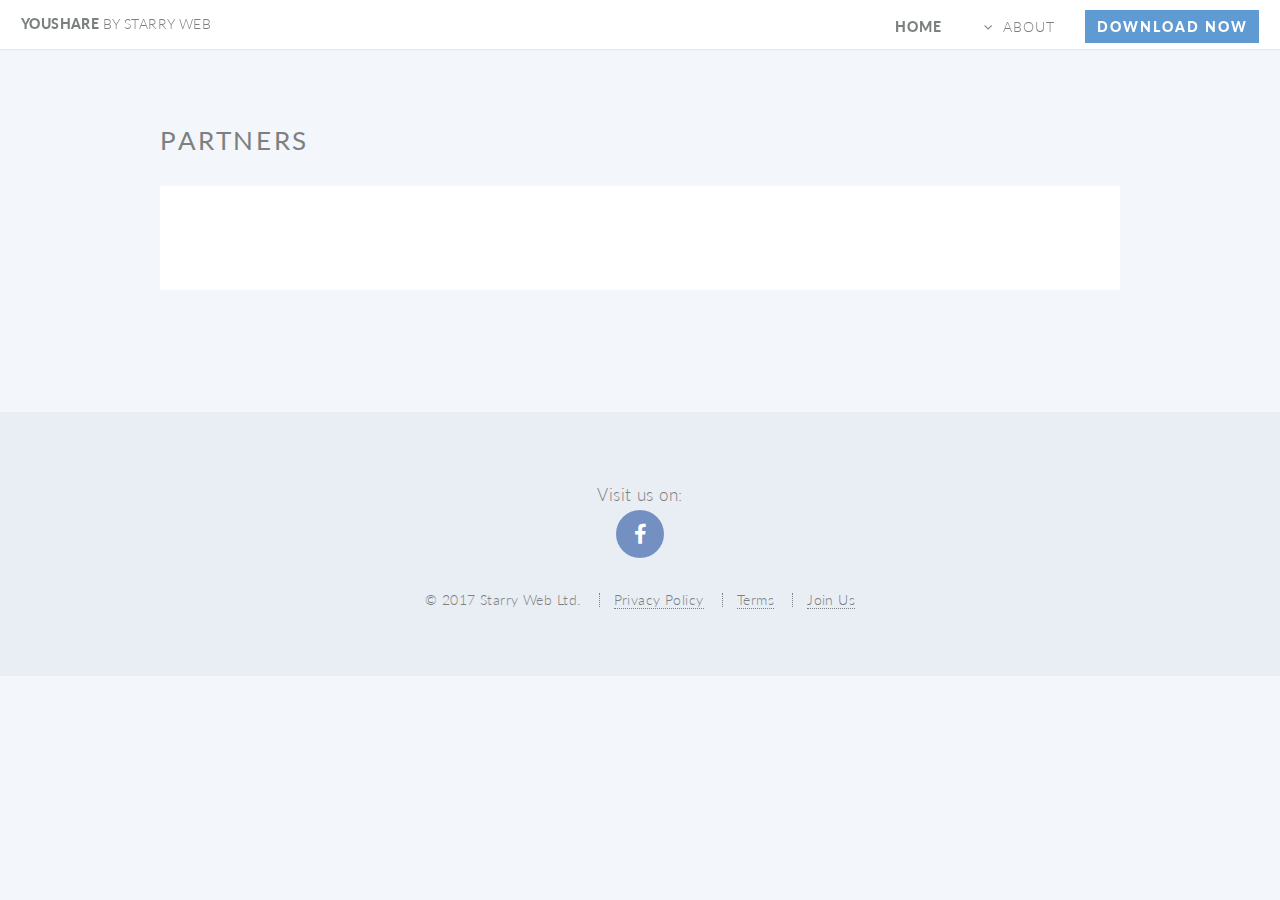
<file: partners.html>
<!DOCTYPE HTML>
<!--
	Twenty by HTML5 UP
	html5up.net | @ajlkn
	Free for personal and commercial use under the CCA 3.0 license (html5up.net/license)
-->
<html>
	<head>
		<title>Partners - YouShare</title>
		<meta charset="utf-8" />
		<meta name="viewport" content="width=device-width, initial-scale=1" />
		<!--[if lte IE 8]><script src="assets/js/ie/html5shiv.js"></script><![endif]-->
		<link rel="stylesheet" href="assets/css/main.css" />
		<!--[if lte IE 8]><link rel="stylesheet" href="assets/css/ie8.css" /><![endif]-->
		<!--[if lte IE 9]><link rel="stylesheet" href="assets/css/ie9.css" /><![endif]-->
	</head>
	<body class="no-sidebar">
		<div id="page-wrapper">

			<!-- Header -->
			<header id="header">
				<h1 id="logo"><a href="index.html">YouShare <span>by Starry Web</span></a></h1>
				<nav id="nav">
					<ul>
						<li class="current"><a href="index.html">Home</a></li>
						<li class="submenu">
							<a href="#">About</a>
							<ul>
								<li><a href="how-does-it-work.html">Learn More</a></li>
								<li><a href="about.html">About Us</a></li>
								<li><a href="contact.html">Contact</a></li>
								<li><a href="privacy.html">Privacy</a></li>
								<li><a href="terms.html">Terms</a></li>
								<li><a href="join.html">Join Us</a></li>
							</ul>
						</li>
						<li><a href="download.html" class="button special">Download Now</a></li>
					</ul>
				</nav>
			</header>

			<!-- Main -->
				<article id="main">
						<header class="container">
								<h2><strong>Partners</strong></h2>
						</header>

					<!-- One -->
						<section class="wrapper style4 container">
							<!-- Content -->
								<div class="content">
										<section id="sales">
												
										</section>
								</div>

						</section>
				</article>

			<!-- Footer -->
			<footer id="footer">
				Visit us on:
				<ul class="icons">
					<li><a href="https://www.facebook.com/youshareapp/" class="icon circle fa-facebook"><span class="label">Facebook</span></a></li>
				</ul>

				<ul class="copyright">
					<li>&copy; 2017 Starry Web Ltd.</li>
					<li><a href="privacy.html">Privacy Policy</a></li>
					<li><a href="terms.html">Terms</a></li>
					<li><a href="join.html">Join Us</a></li>
				</ul>
			</footer>
			<!-- End of footer -->

		</div>

		<!-- Scripts -->
			<script src="assets/js/jquery.min.js"></script>
			<script src="assets/js/jquery.dropotron.min.js"></script>
			<script src="assets/js/jquery.scrolly.min.js"></script>
			<script src="assets/js/jquery.scrollgress.min.js"></script>
			<script src="assets/js/skel.min.js"></script>
			<script src="assets/js/util.js"></script>
			<!--[if lte IE 8]><script src="assets/js/ie/respond.min.js"></script><![endif]-->
			<script src="assets/js/main.js"></script>
			<script src="assets/js/youshare/partners.js"></Script>
	</body>
</html>
</file>
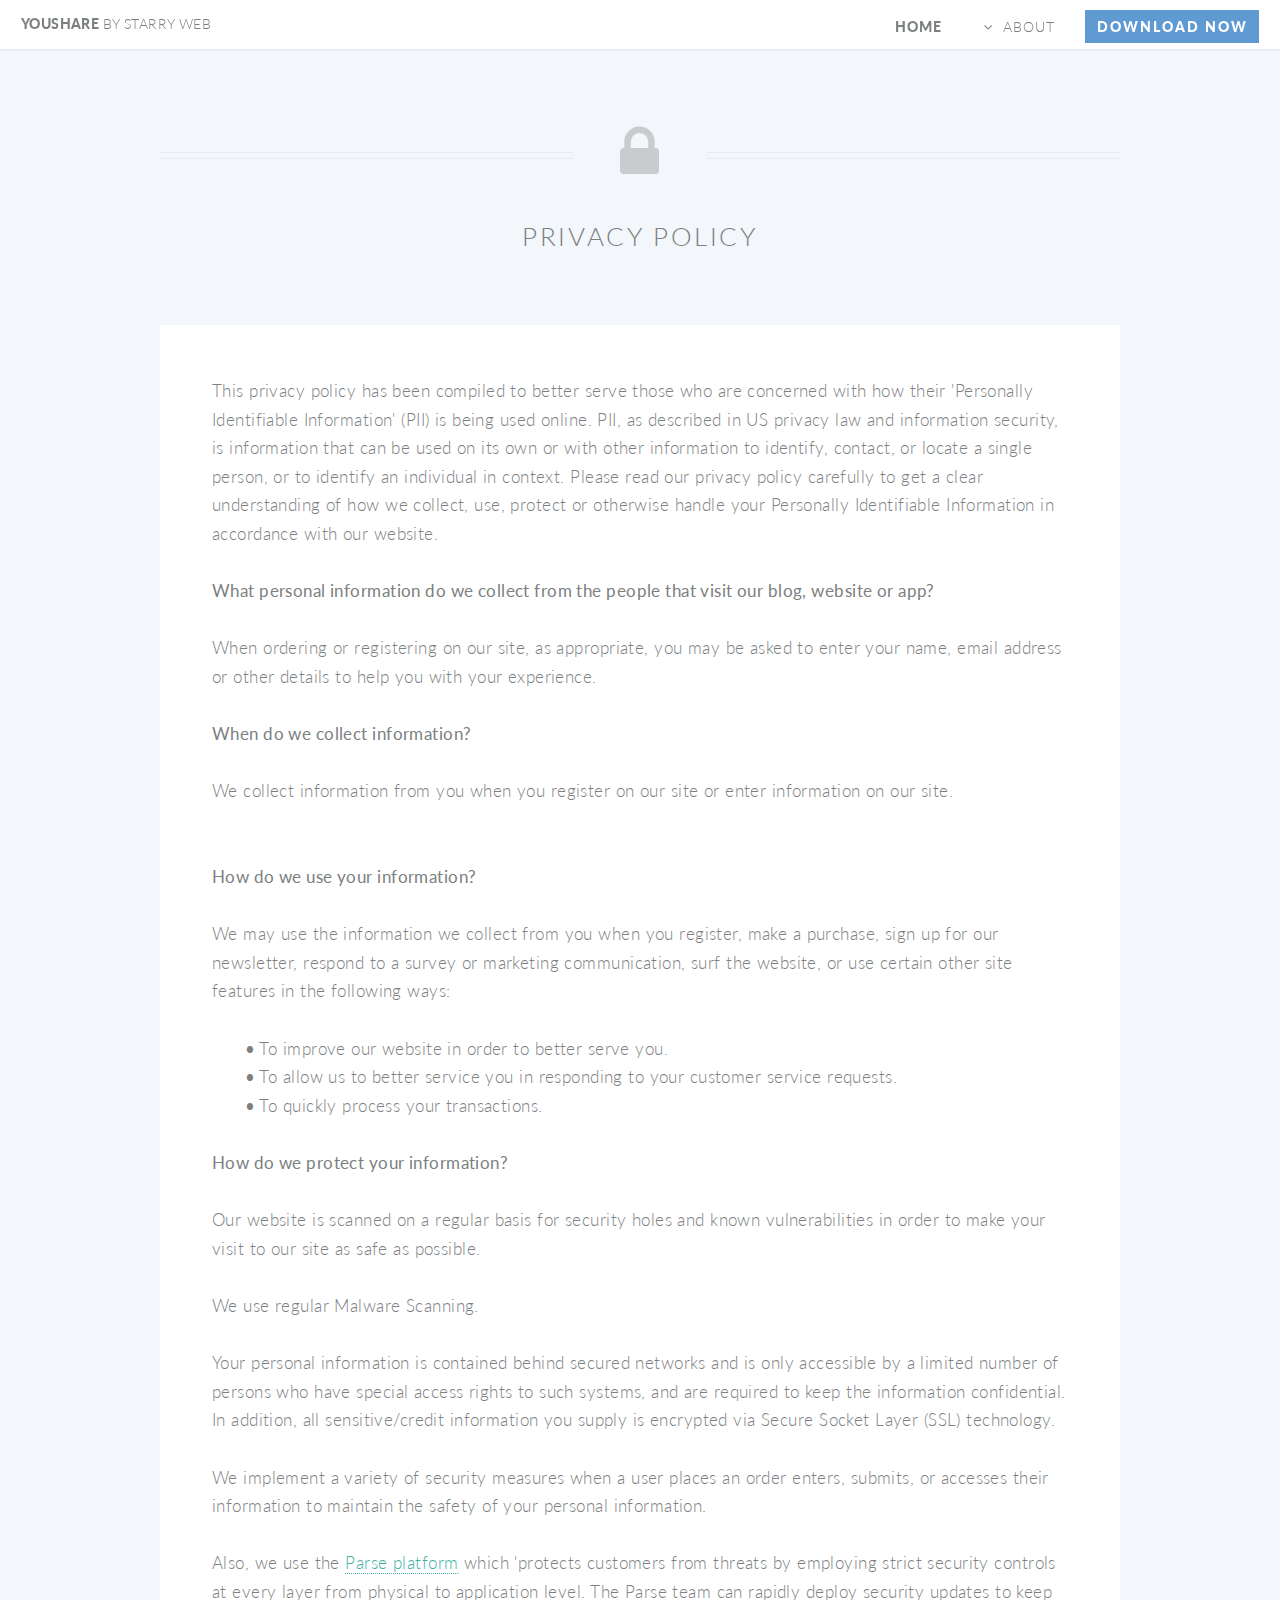
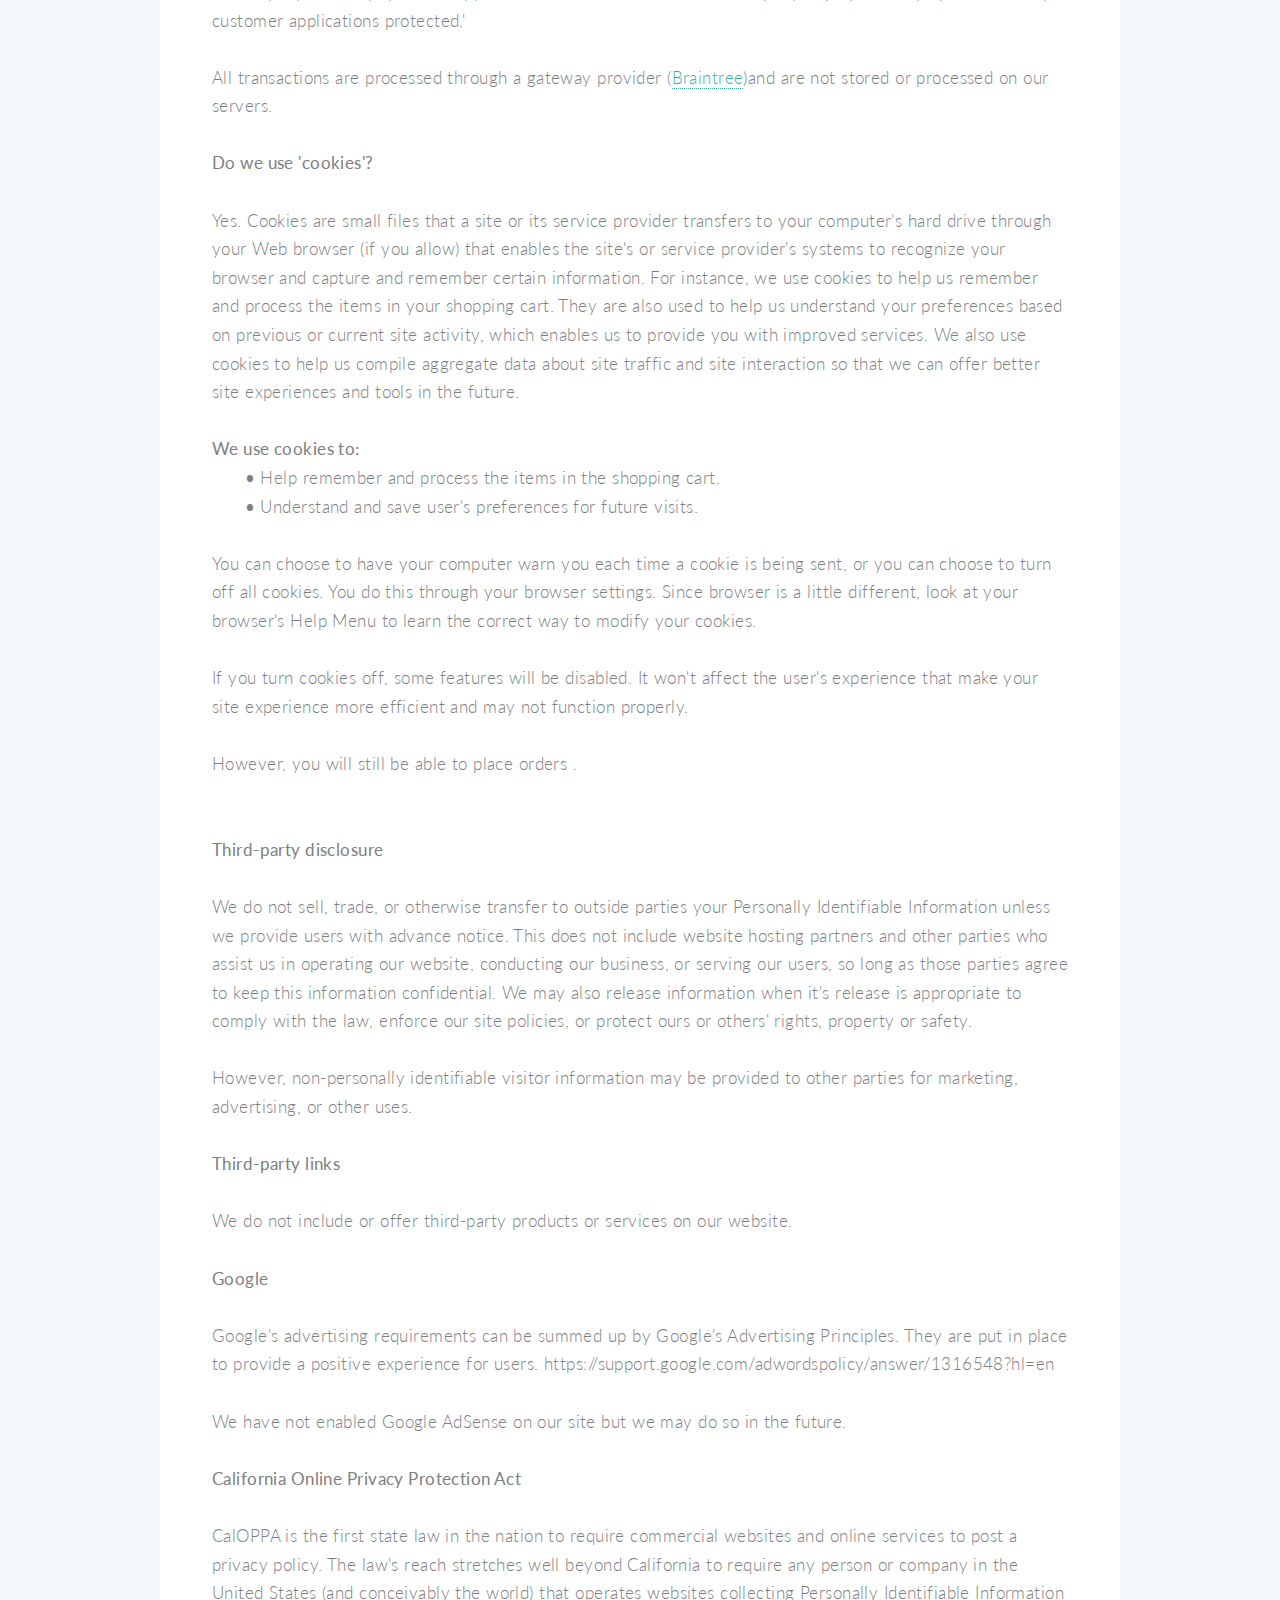
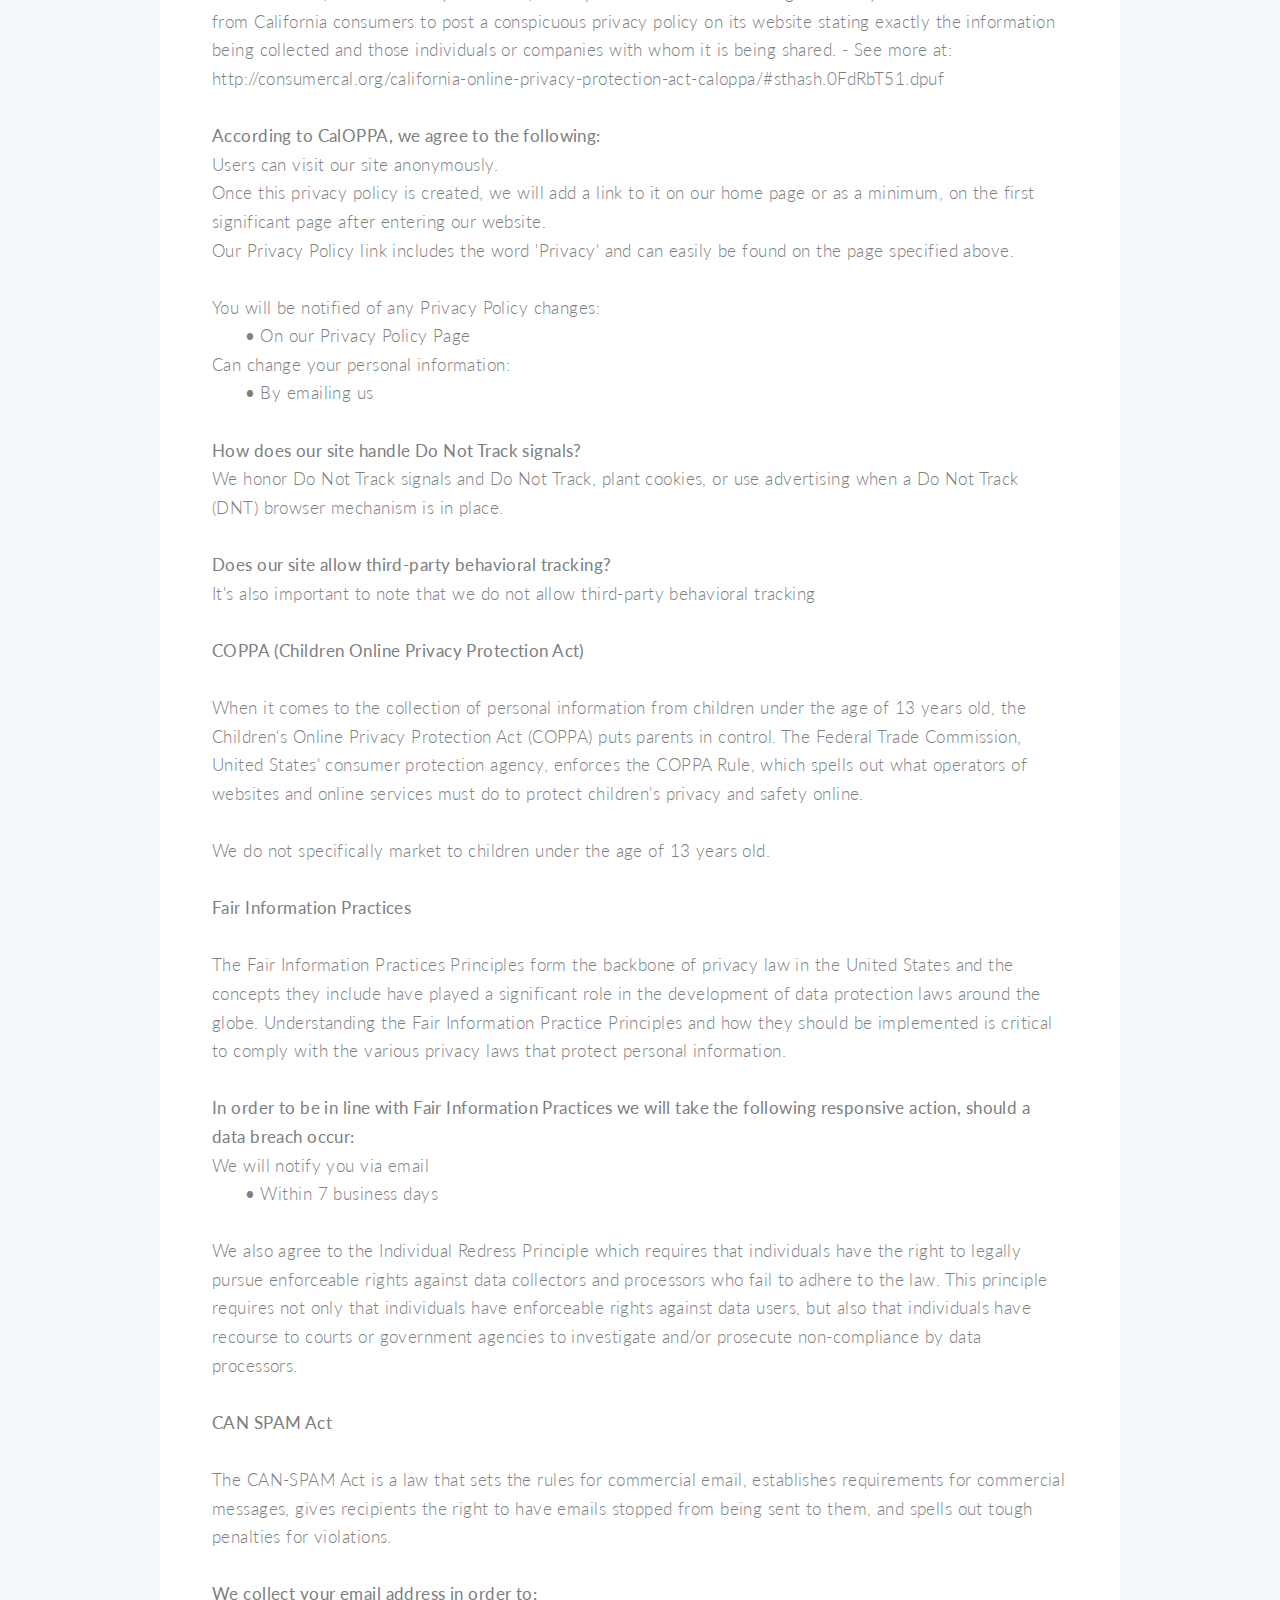
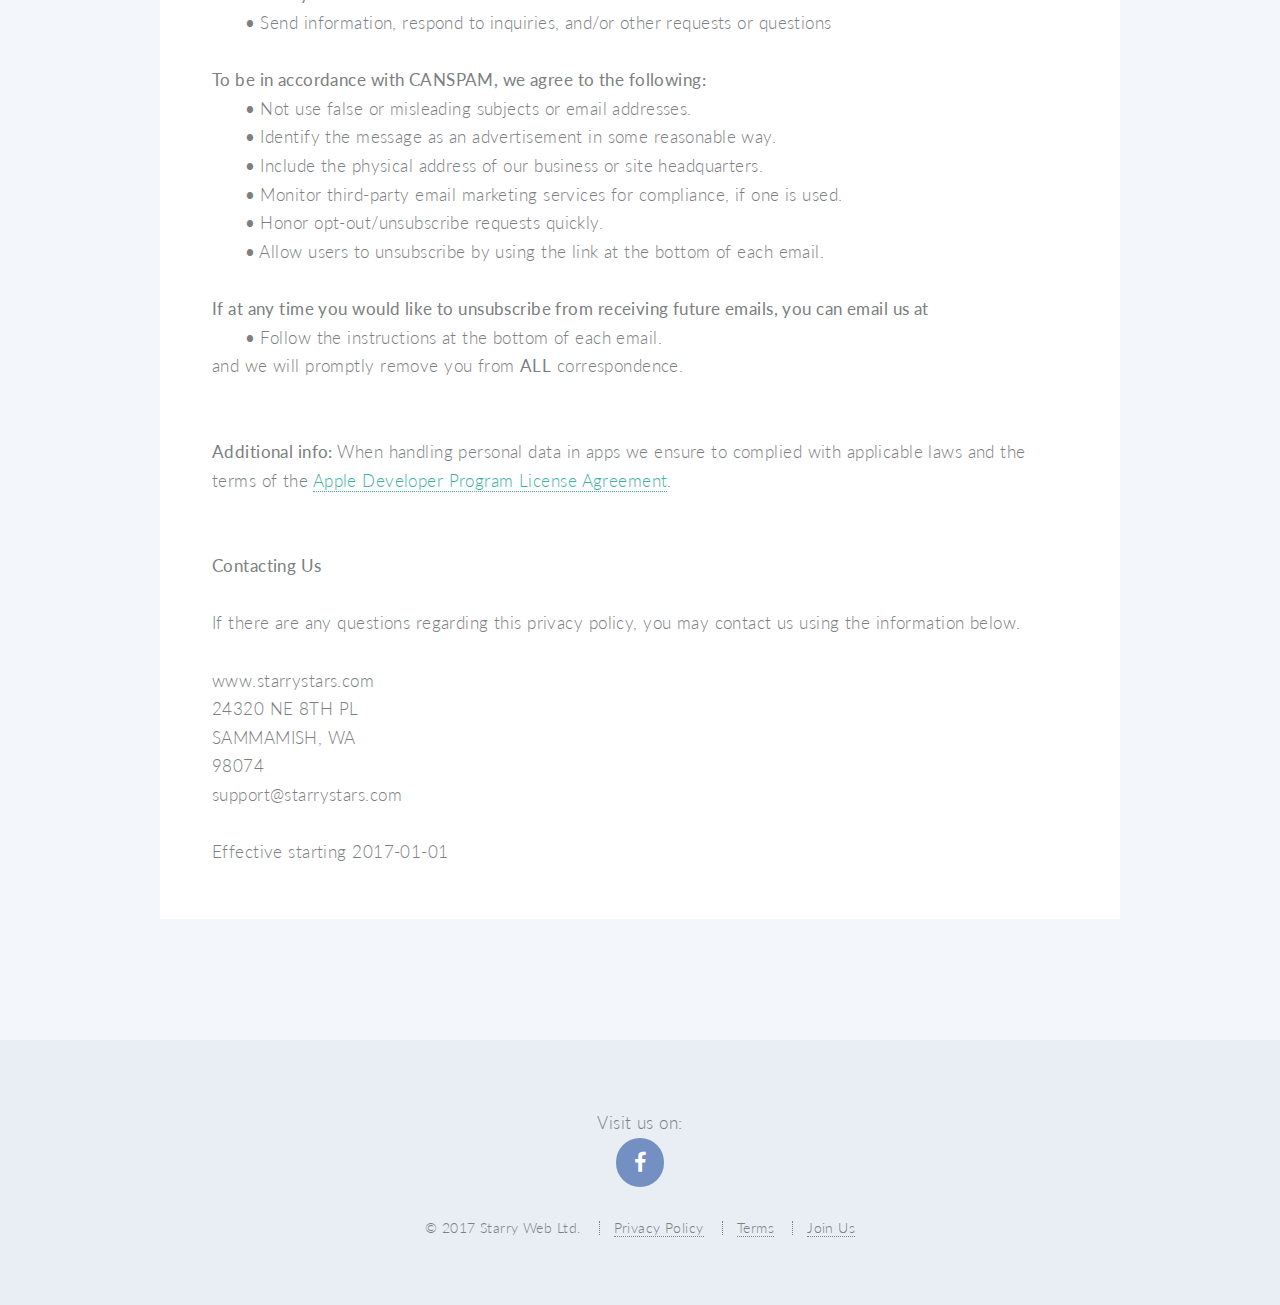
<file: privacy.html>
<!DOCTYPE HTML>
<!--
	Twenty by HTML5 UP
	html5up.net | @ajlkn
	Free for personal and commercial use under the CCA 3.0 license (html5up.net/license)
-->
<html>
	<head>
		<title>Privacy - Youshare</title>
		<meta charset="utf-8" />
		<meta name="viewport" content="width=device-width, initial-scale=1" />
		<!--[if lte IE 8]><script src="assets/js/ie/html5shiv.js"></script><![endif]-->
		<link rel="stylesheet" href="assets/css/main.css" />
		<!--[if lte IE 8]><link rel="stylesheet" href="assets/css/ie8.css" /><![endif]-->
		<!--[if lte IE 9]><link rel="stylesheet" href="assets/css/ie9.css" /><![endif]-->
	</head>
	<body class="no-sidebar">
		<div id="page-wrapper">

			<!-- Header -->
			<header id="header">
				<h1 id="logo"><a href="index.html">YouShare <span>by Starry Web</span></a></h1>
				<nav id="nav">
					<ul>
						<li class="current"><a href="index.html">Home</a></li>
						<li class="submenu">
							<a href="#">About</a>
							<ul>
								<li><a href="how-does-it-work.html">Learn More</a></li>
								<li><a href="about.html">About Us</a></li>
								<li><a href="contact.html">Contact</a></li>
								<li><a href="privacy.html">Privacy</a></li>
								<li><a href="terms.html">Terms</a></li>
								<li><a href="join.html">Join Us</a></li>
							</ul>
						</li>
						<li><a href="download.html" class="button special">Download Now</a></li>
					</ul>
				</nav>
			</header>

			<!-- Main -->
				<article id="main">

					<header class="special container">
						<span class="icon fa-lock"></span>
						<h2>Privacy Policy</h2>
					</header>

					<!-- One -->
						<section class="wrapper style4 container">

							<!-- Content -->
								<div class="content">
									<section>
										<header>
										</header>
                                                <div class='innerText'>This privacy policy has been compiled to better serve those who are concerned with how their 'Personally Identifiable Information' (PII) is being used online. PII, as described in US privacy law and information security, is information that can be used on its own or with other information to identify, contact, or locate a single person, or to identify an individual in context. Please read our privacy policy carefully to get a clear understanding of how we collect, use, protect or otherwise handle your Personally Identifiable Information in accordance with our website.<br></div><span id='infoCo'></span><br><div class='grayText'><strong>What personal information do we collect from the people that visit our blog, website or app?</strong></div><br /><div class='innerText'>When ordering or registering on our site, as appropriate, you may be asked to enter your name, email address  or other details to help you with your experience.</div><br><div class='grayText'><strong>When do we collect information?</strong></div><br /><div class='innerText'>We collect information from you when you register on our site or enter information on our site.</div><br> <span id='infoUs'></span><br><div class='grayText'><strong>How do we use your information? </strong></div><br /><div class='innerText'> We may use the information we collect from you when you register, make a purchase, sign up for our newsletter, respond to a survey or marketing communication, surf the website, or use certain other site features in the following ways:<br><br></div><div class='innerText'>&nbsp;&nbsp;&nbsp;&nbsp;&nbsp; <strong>&bull;</strong> To improve our website in order to better serve you.</div><div class='innerText'>&nbsp;&nbsp;&nbsp;&nbsp;&nbsp; <strong>&bull;</strong> To allow us to better service you in responding to your customer service requests.</div><div class='innerText'>&nbsp;&nbsp;&nbsp;&nbsp;&nbsp; <strong>&bull;</strong> To quickly process your transactions.</div><span id='infoPro'></span><br><div class='grayText'><strong>How do we protect your information?</strong></div><br /><div class='innerText'>Our website is scanned on a regular basis for security holes and known vulnerabilities in order to make your visit to our site as safe as possible.<br><br></div><div class='innerText'>We use regular Malware Scanning.<br><br></div>
                                                <div class='innerText'>Your personal information is contained behind secured networks and is only accessible by a limited number of persons who have special access rights to such systems, and are required to keep the information confidential. In addition, all sensitive/credit information you supply is encrypted via Secure Socket Layer (SSL) technology. </div><br><div class='innerText'>We implement a variety of security measures when a user places an order enters, submits, or accesses their information to maintain the safety of your personal information.</div>
                                                <br/><div>Also, we use the <a href="https://parse.com/policies#security">Parse platform</a> which 'protects customers from threats by employing strict security controls at every layer from physical to application level. The Parse team can rapidly deploy security updates to keep customer applications protected.' </div><br><div class='innerText'>All transactions are processed through a gateway provider (<a href="https://www.braintreepayments.com/">Braintree</a>)and are not stored or processed on our servers.</div><span id='coUs'></span><br><div class='grayText'><strong>Do we use 'cookies'?</strong></div><br /><div class='innerText'>Yes. Cookies are small files that a site or its service provider transfers to your computer's hard drive through your Web browser (if you allow) that enables the site's or service provider's systems to recognize your browser and capture and remember certain information. For instance, we use cookies to help us remember and process the items in your shopping cart. They are also used to help us understand your preferences based on previous or current site activity, which enables us to provide you with improved services. We also use cookies to help us compile aggregate data about site traffic and site interaction so that we can offer better site experiences and tools in the future.</div><div class='innerText'><br><strong>We use cookies to:</strong></div><div class='innerText'>&nbsp;&nbsp;&nbsp;&nbsp;&nbsp; <strong>&bull;</strong> Help remember and process the items in the shopping cart.</div><div class='innerText'>&nbsp;&nbsp;&nbsp;&nbsp;&nbsp; <strong>&bull;</strong> Understand and save user's preferences for future visits.</div><div class='innerText'><br>You can choose to have your computer warn you each time a cookie is being sent, or you can choose to turn off all cookies. You do this through your browser settings. Since browser is a little different, look at your browser's Help Menu to learn the correct way to modify your cookies.<br></div><br><div class='innerText'>If you turn cookies off, some features will be disabled. It won't affect the user's experience that make your site experience more efficient and may not function properly.</div><br><div class='innerText'>However, you will still be able to place orders .</div><br><span id='trDi'></span><br><div class='grayText'><strong>Third-party disclosure</strong></div><br /><div class='innerText'>We do not sell, trade, or otherwise transfer to outside parties your Personally Identifiable Information unless we provide users with advance notice. This does not include website hosting partners and other parties who assist us in operating our website, conducting our business, or serving our users, so long as those parties agree to keep this information confidential. We may also release information when it's release is appropriate to comply with the law, enforce our site policies, or protect ours or others' rights, property or safety. <br><br> However, non-personally identifiable visitor information may be provided to other parties for marketing, advertising, or other uses. </div><span id='trLi'></span><br><div class='grayText'><strong>Third-party links</strong></div><br /><div class='innerText'>We do not include or offer third-party products or services on our website.</div><span id='gooAd'></span><br><div class='blueText'><strong>Google</strong></div><br /><div class='innerText'>Google's advertising requirements can be summed up by Google's Advertising Principles. They are put in place to provide a positive experience for users. https://support.google.com/adwordspolicy/answer/1316548?hl=en <br><br></div><div class='innerText'>We have not enabled Google AdSense on our site but we may do so in the future.</div><span id='calOppa'></span><br><div class='blueText'><strong>California Online Privacy Protection Act</strong></div><br /><div class='innerText'>CalOPPA is the first state law in the nation to require commercial websites and online services to post a privacy policy.  The law's reach stretches well beyond California to require any person or company in the United States (and conceivably the world) that operates websites collecting Personally Identifiable Information from California consumers to post a conspicuous privacy policy on its website stating exactly the information being collected and those individuals or companies with whom it is being shared. -  See more at: http://consumercal.org/california-online-privacy-protection-act-caloppa/#sthash.0FdRbT51.dpuf<br></div><div class='innerText'><br><strong>According to CalOPPA, we agree to the following:</strong><br></div><div class='innerText'>Users can visit our site anonymously.</div><div class='innerText'>Once this privacy policy is created, we will add a link to it on our home page or as a minimum, on the first significant page after entering our website.<br></div><div class='innerText'>Our Privacy Policy link includes the word 'Privacy' and can easily be found on the page specified above.</div><div class='innerText'><br>You will be notified of any Privacy Policy changes:</div><div class='innerText'>&nbsp;&nbsp;&nbsp;&nbsp;&nbsp; <strong>&bull;</strong> On our Privacy Policy Page<br></div><div class='innerText'>Can change your personal information:</div><div class='innerText'>&nbsp;&nbsp;&nbsp;&nbsp;&nbsp; <strong>&bull;</strong> By emailing us</div><div class='innerText'><br><strong>How does our site handle Do Not Track signals?</strong><br></div><div class='innerText'>We honor Do Not Track signals and Do Not Track, plant cookies, or use advertising when a Do Not Track (DNT) browser mechanism is in place. </div><div class='innerText'><br><strong>Does our site allow third-party behavioral tracking?</strong><br></div><div class='innerText'>It's also important to note that we do not allow third-party behavioral tracking</div><span id='coppAct'></span><br><div class='blueText'><strong>COPPA (Children Online Privacy Protection Act)</strong></div><br /><div class='innerText'>When it comes to the collection of personal information from children under the age of 13 years old, the Children's Online Privacy Protection Act (COPPA) puts parents in control.  The Federal Trade Commission, United States' consumer protection agency, enforces the COPPA Rule, which spells out what operators of websites and online services must do to protect children's privacy and safety online.<br><br></div><div class='innerText'>We do not specifically market to children under the age of 13 years old.</div><span id='ftcFip'></span><br><div class='blueText'><strong>Fair Information Practices</strong></div><br /><div class='innerText'>The Fair Information Practices Principles form the backbone of privacy law in the United States and the concepts they include have played a significant role in the development of data protection laws around the globe. Understanding the Fair Information Practice Principles and how they should be implemented is critical to comply with the various privacy laws that protect personal information.<br><br></div><div class='innerText'><strong>In order to be in line with Fair Information Practices we will take the following responsive action, should a data breach occur:</strong></div><div class='innerText'>We will notify you via email</div><div class='innerText'>&nbsp;&nbsp;&nbsp;&nbsp;&nbsp; <strong>&bull;</strong> Within 7 business days</div><div class='innerText'><br>We also agree to the Individual Redress Principle which requires that individuals have the right to legally pursue enforceable rights against data collectors and processors who fail to adhere to the law. This principle requires not only that individuals have enforceable rights against data users, but also that individuals have recourse to courts or government agencies to investigate and/or prosecute non-compliance by data processors.</div><span id='canSpam'></span><br><div class='blueText'><strong>CAN SPAM Act</strong></div><br /><div class='innerText'>The CAN-SPAM Act is a law that sets the rules for commercial email, establishes requirements for commercial messages, gives recipients the right to have emails stopped from being sent to them, and spells out tough penalties for violations.<br><br></div><div class='innerText'><strong>We collect your email address in order to:</strong></div><div class='innerText'>&nbsp;&nbsp;&nbsp;&nbsp;&nbsp; <strong>&bull;</strong> Send information, respond to inquiries, and/or other requests or questions</div><div class='innerText'><br><strong>To be in accordance with CANSPAM, we agree to the following:</strong></div><div class='innerText'>&nbsp;&nbsp;&nbsp;&nbsp;&nbsp; <strong>&bull;</strong> Not use false or misleading subjects or email addresses.</div><div class='innerText'>&nbsp;&nbsp;&nbsp;&nbsp;&nbsp; <strong>&bull;</strong> Identify the message as an advertisement in some reasonable way.</div><div class='innerText'>&nbsp;&nbsp;&nbsp;&nbsp;&nbsp; <strong>&bull;</strong> Include the physical address of our business or site headquarters.</div><div class='innerText'>&nbsp;&nbsp;&nbsp;&nbsp;&nbsp; <strong>&bull;</strong> Monitor third-party email marketing services for compliance, if one is used.</div><div class='innerText'>&nbsp;&nbsp;&nbsp;&nbsp;&nbsp; <strong>&bull;</strong> Honor opt-out/unsubscribe requests quickly.</div><div class='innerText'>&nbsp;&nbsp;&nbsp;&nbsp;&nbsp; <strong>&bull;</strong> Allow users to unsubscribe by using the link at the bottom of each email.</div><div class='innerText'><strong><br>If at any time you would like to unsubscribe from receiving future emails, you can email us at</strong></div><div class='innerText'>&nbsp;&nbsp;&nbsp;&nbsp;&nbsp; <strong>&bull;</strong> Follow the instructions at the bottom of each email.</div> and we will promptly remove you from <strong>ALL</strong> correspondence.
                                            </div><br><span id='ourCon'></span>
                                        <br/><div><b>Additional info: </b>When handling personal data in apps we ensure to complied with applicable laws and the terms of the  <a href="https://developer.apple.com/terms/">Apple Developer Program License Agreement</a>.</div>
                                            <br /><br /><div class='blueText'><strong>Contacting Us</strong></div><br /><div class='innerText'>If there are any questions regarding this privacy policy, you may contact us using the information below.<br><br></div><div class='innerText'>www.starrystars.com</div><div class='innerText'>24320 NE 8TH PL</div>SAMMAMISH, WA <div class='innerText'>98074</div><div class='innerText'>support@starrystars.com</div><div class='innerText'><br>Effective starting 2017-01-01</div></div>
                                    
                                        </div>
									</section>
								</div>

						</section>

				</article>

			<!-- Footer -->
			<footer id="footer">
				Visit us on:
				<ul class="icons">
					<li><a href="https://www.facebook.com/youshareapp/" class="icon circle fa-facebook"><span class="label">Facebook</span></a></li>
				</ul>

				<ul class="copyright">
					<li>&copy; 2017 Starry Web Ltd.</li>
					<li><a href="privacy.html">Privacy Policy</a></li>
					<li><a href="terms.html">Terms</a></li>
					<li><a href="join.html">Join Us</a></li>
				</ul>
			</footer>
			<!-- End of footer -->

		</div>

		<!-- Scripts -->
			<script src="assets/js/jquery.min.js"></script>
			<script src="assets/js/jquery.dropotron.min.js"></script>
			<script src="assets/js/jquery.scrolly.min.js"></script>
			<script src="assets/js/jquery.scrollgress.min.js"></script>
			<script src="assets/js/skel.min.js"></script>
			<script src="assets/js/util.js"></script>
			<!--[if lte IE 8]><script src="assets/js/ie/respond.min.js"></script><![endif]-->
			<script src="assets/js/main.js"></script>

	</body>
</html>
</file>
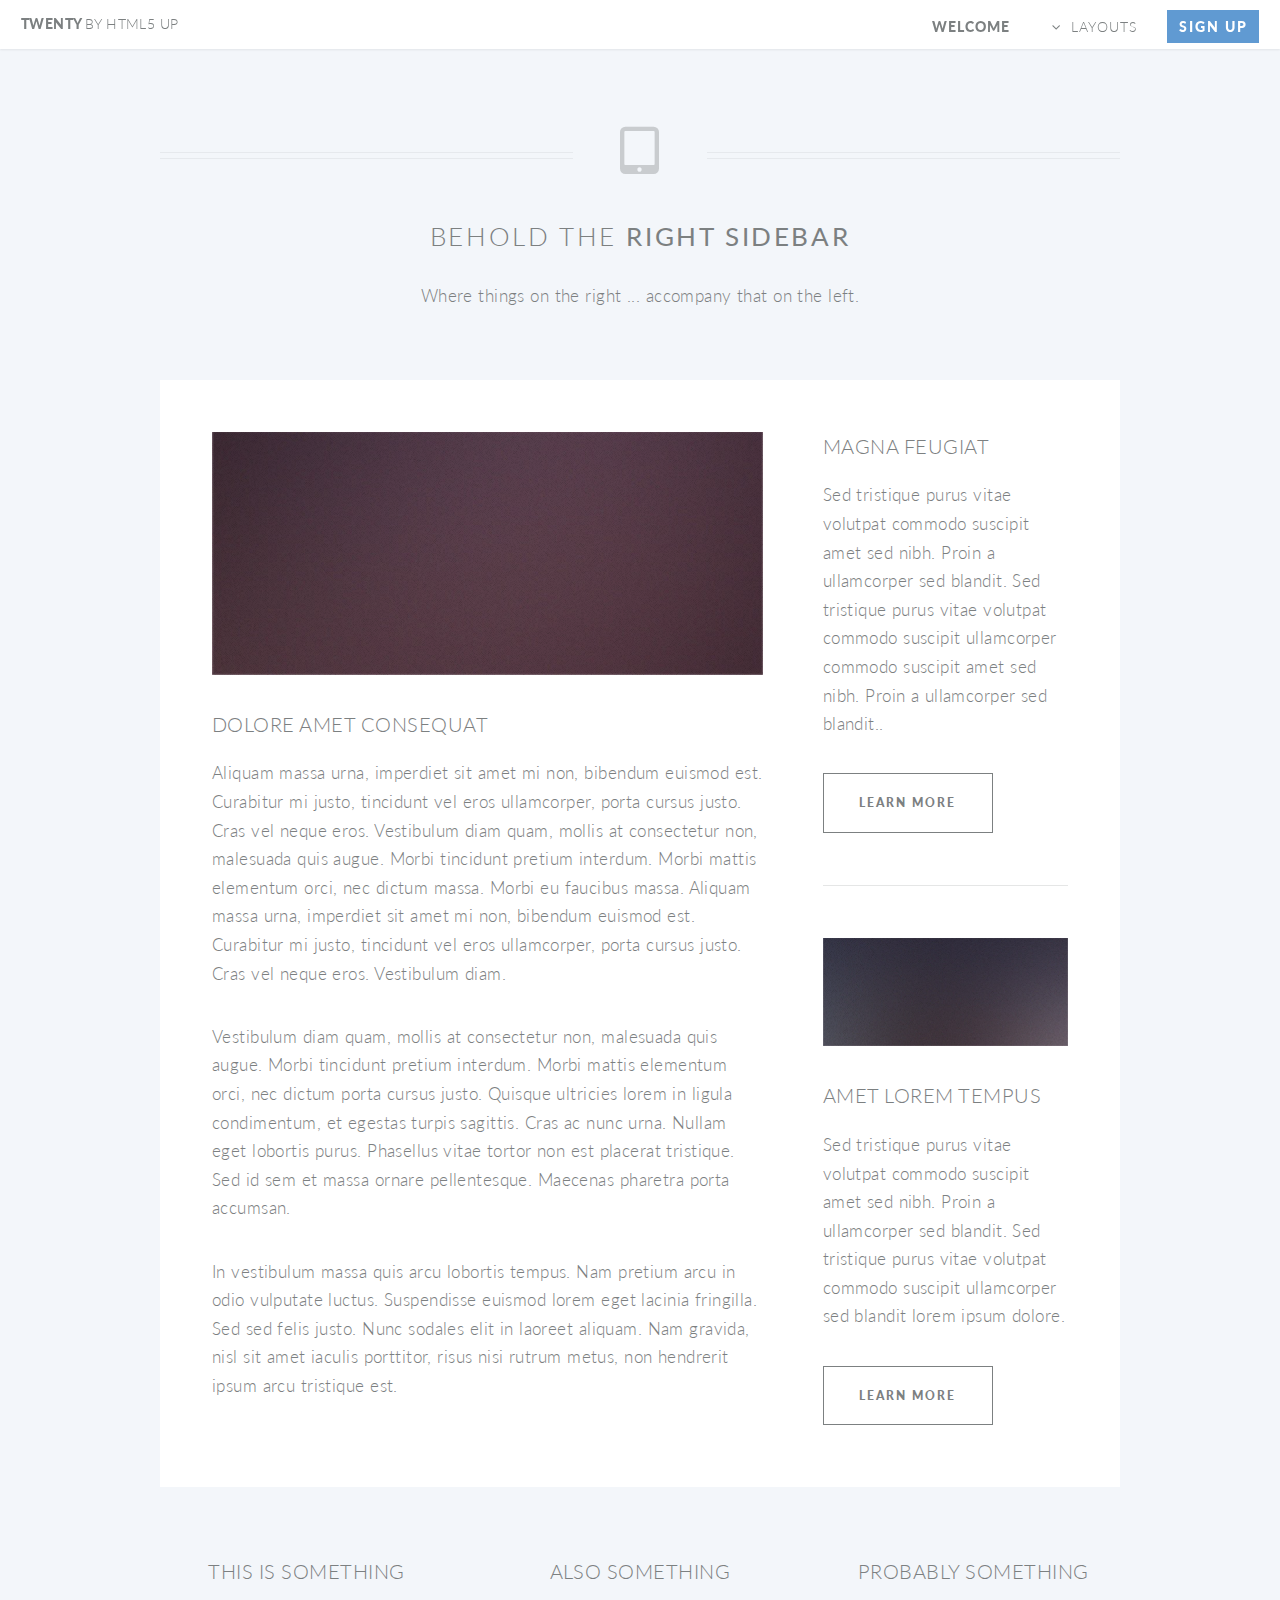
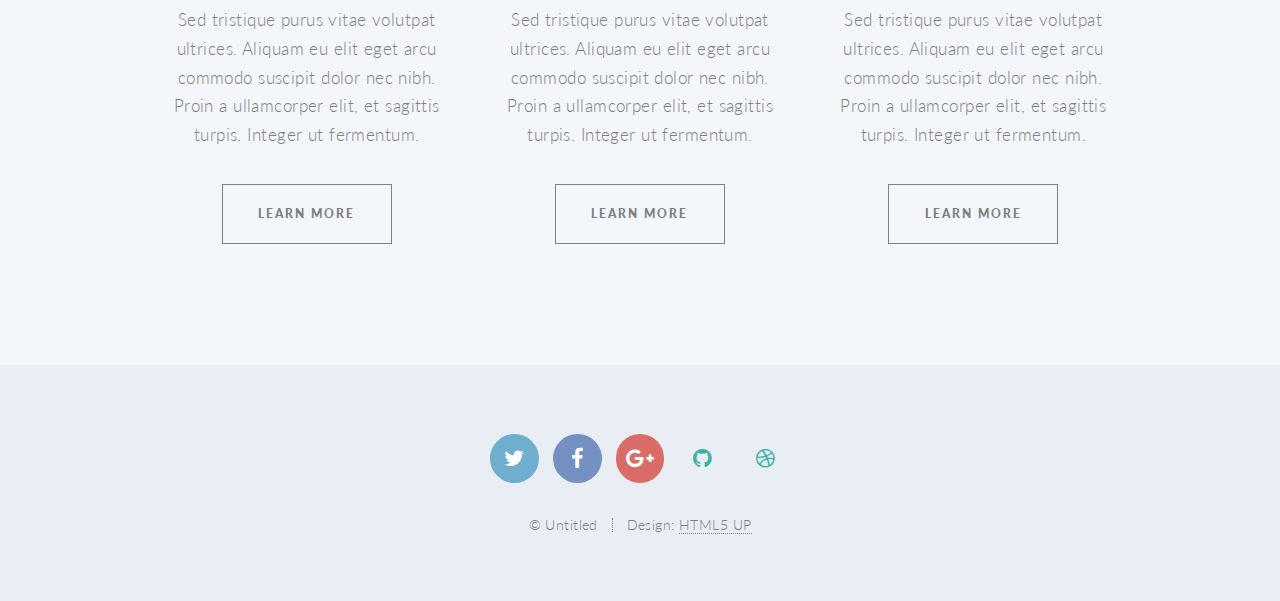
<file: right-sidebar.html>
<!DOCTYPE HTML>
<!--
	Twenty by HTML5 UP
	html5up.net | @ajlkn
	Free for personal and commercial use under the CCA 3.0 license (html5up.net/license)
-->
<html>
	<head>
		<title>Right Sidebar - Twenty by HTML5 UP</title>
		<meta charset="utf-8" />
		<meta name="viewport" content="width=device-width, initial-scale=1" />
		<!--[if lte IE 8]><script src="assets/js/ie/html5shiv.js"></script><![endif]-->
		<link rel="stylesheet" href="assets/css/main.css" />
		<!--[if lte IE 8]><link rel="stylesheet" href="assets/css/ie8.css" /><![endif]-->
		<!--[if lte IE 9]><link rel="stylesheet" href="assets/css/ie9.css" /><![endif]-->
	</head>
	<body class="right-sidebar">
		<div id="page-wrapper">

			<!-- Header -->
				<header id="header">
					<h1 id="logo"><a href="index.html">Twenty <span>by HTML5 UP</span></a></h1>
					<nav id="nav">
						<ul>
							<li class="current"><a href="index.html">Welcome</a></li>
							<li class="submenu">
								<a href="#">Layouts</a>
								<ul>
									<li><a href="left-sidebar.html">Left Sidebar</a></li>
									<li><a href="right-sidebar.html">Right Sidebar</a></li>
									<li><a href="no-sidebar.html">No Sidebar</a></li>
									<li><a href="contact.html">Contact</a></li>
									<li class="submenu">
										<a href="#">Submenu</a>
										<ul>
											<li><a href="#">Dolore Sed</a></li>
											<li><a href="#">Consequat</a></li>
											<li><a href="#">Lorem Magna</a></li>
											<li><a href="#">Sed Magna</a></li>
											<li><a href="#">Ipsum Nisl</a></li>
										</ul>
									</li>
								</ul>
							</li>
							<li><a href="#" class="button special">Sign Up</a></li>
						</ul>
					</nav>
				</header>

			<!-- Main -->
				<article id="main">

					<header class="special container">
						<span class="icon fa-tablet"></span>
						<h2>Behold the <strong>Right Sidebar</strong></h2>
						<p>Where things on the right ... accompany that on the left.</p>
					</header>

					<!-- One -->
						<section class="wrapper style4 container">

							<div class="row 150%">
								<div class="8u 12u(narrower)">

									<!-- Content -->
										<div class="content">
											<section>
												<a href="#" class="image featured"><img src="images/pic03.jpg" alt="" /></a>
												<header>
													<h3>Dolore Amet Consequat</h3>
												</header>
												<p>Aliquam massa urna, imperdiet sit amet mi non, bibendum euismod est. Curabitur mi justo, tincidunt vel eros ullamcorper, porta cursus justo. Cras vel neque eros. Vestibulum diam quam, mollis at consectetur non, malesuada quis augue. Morbi tincidunt pretium interdum. Morbi mattis elementum orci, nec dictum massa. Morbi eu faucibus massa. Aliquam massa urna, imperdiet sit amet mi non, bibendum euismod est. Curabitur mi justo, tincidunt vel eros ullamcorper, porta cursus justo. Cras vel neque eros. Vestibulum diam.</p>
												<p>Vestibulum diam quam, mollis at consectetur non, malesuada quis augue. Morbi tincidunt pretium interdum. Morbi mattis elementum orci, nec dictum porta cursus justo. Quisque ultricies lorem in ligula condimentum, et egestas turpis sagittis. Cras ac nunc urna. Nullam eget lobortis purus. Phasellus vitae tortor non est placerat tristique. Sed id sem et massa ornare pellentesque. Maecenas pharetra porta accumsan. </p>
												<p>In vestibulum massa quis arcu lobortis tempus. Nam pretium arcu in odio vulputate luctus. Suspendisse euismod lorem eget lacinia fringilla. Sed sed felis justo. Nunc sodales elit in laoreet aliquam. Nam gravida, nisl sit amet iaculis porttitor, risus nisi rutrum metus, non hendrerit ipsum arcu tristique est.</p>
											</section>
										</div>

								</div>
								<div class="4u 12u(narrower)">

									<!-- Sidebar -->
										<div class="sidebar">
											<section>
												<header>
													<h3>Magna Feugiat</h3>
												</header>
												<p>Sed tristique purus vitae volutpat commodo suscipit amet sed nibh. Proin a ullamcorper sed blandit. Sed tristique purus vitae volutpat commodo suscipit ullamcorper commodo suscipit amet sed nibh. Proin a ullamcorper sed blandit..</p>
												<footer>
													<ul class="buttons">
														<li><a href="#" class="button small">Learn More</a></li>
													</ul>
												</footer>
											</section>

											<section>
												<a href="#" class="image featured"><img src="images/pic04.jpg" alt="" /></a>
												<header>
													<h3>Amet Lorem Tempus</h3>
												</header>
												<p>Sed tristique purus vitae volutpat commodo suscipit amet sed nibh. Proin a ullamcorper sed blandit. Sed tristique purus vitae volutpat commodo suscipit ullamcorper sed blandit lorem ipsum dolore.</p>
												<footer>
													<ul class="buttons">
														<li><a href="#" class="button small">Learn More</a></li>
													</ul>
												</footer>
											</section>
										</div>

								</div>
							</div>
						</section>

					<!-- Two -->
						<section class="wrapper style1 container special">
							<div class="row">
								<div class="4u 12u(narrower)">

									<section>
										<header>
											<h3>This is Something</h3>
										</header>
										<p>Sed tristique purus vitae volutpat ultrices. Aliquam eu elit eget arcu commodo suscipit dolor nec nibh. Proin a ullamcorper elit, et sagittis turpis. Integer ut fermentum.</p>
										<footer>
											<ul class="buttons">
												<li><a href="#" class="button small">Learn More</a></li>
											</ul>
										</footer>
									</section>

								</div>
								<div class="4u 12u(narrower)">

									<section>
										<header>
											<h3>Also Something</h3>
										</header>
										<p>Sed tristique purus vitae volutpat ultrices. Aliquam eu elit eget arcu commodo suscipit dolor nec nibh. Proin a ullamcorper elit, et sagittis turpis. Integer ut fermentum.</p>
										<footer>
											<ul class="buttons">
												<li><a href="#" class="button small">Learn More</a></li>
											</ul>
										</footer>
									</section>

								</div>
								<div class="4u 12u(narrower)">

									<section>
										<header>
											<h3>Probably Something</h3>
										</header>
										<p>Sed tristique purus vitae volutpat ultrices. Aliquam eu elit eget arcu commodo suscipit dolor nec nibh. Proin a ullamcorper elit, et sagittis turpis. Integer ut fermentum.</p>
										<footer>
											<ul class="buttons">
												<li><a href="#" class="button small">Learn More</a></li>
											</ul>
										</footer>
									</section>

								</div>
							</div>
						</section>

				</article>

			<!-- Footer -->
				<footer id="footer">

					<ul class="icons">
						<li><a href="#" class="icon circle fa-twitter"><span class="label">Twitter</span></a></li>
						<li><a href="#" class="icon circle fa-facebook"><span class="label">Facebook</span></a></li>
						<li><a href="#" class="icon circle fa-google-plus"><span class="label">Google+</span></a></li>
						<li><a href="#" class="icon circle fa-github"><span class="label">Github</span></a></li>
						<li><a href="#" class="icon circle fa-dribbble"><span class="label">Dribbble</span></a></li>
					</ul>

					<ul class="copyright">
						<li>&copy; Untitled</li><li>Design: <a href="http://html5up.net">HTML5 UP</a></li>
					</ul>

				</footer>

		</div>

		<!-- Scripts -->
			<script src="assets/js/jquery.min.js"></script>
			<script src="assets/js/jquery.dropotron.min.js"></script>
			<script src="assets/js/jquery.scrolly.min.js"></script>
			<script src="assets/js/jquery.scrollgress.min.js"></script>
			<script src="assets/js/skel.min.js"></script>
			<script src="assets/js/util.js"></script>
			<!--[if lte IE 8]><script src="assets/js/ie/respond.min.js"></script><![endif]-->
			<script src="assets/js/main.js"></script>

	</body>
</html>
</file>
<file: assets/css/ie8.css>
/*
	Twenty by HTML5 UP
	html5up.net | @ajlkn
	Free for personal and commercial use under the CCA 3.0 license (html5up.net/license)
*/

/* Section/Article */

	section > .last-child, section.last-child,
	article > .last-child,
	article.last-child {
		margin-bottom: 0;
	}

/* Banner */

	#banner {
		background-image: url("../../images/banner.jpg");
		background-repeat: no-repeat;
		background-size: cover;
		background-position: auto;
		-ms-behavior: url("assets/js/ie/backgroundsize.min.htc");
	}

		#banner .inner {
			background: #341b2b;
		}

/* CTA */

	#cta {
		background-image: url("../../images/banner.jpg");
		background-repeat: no-repeat;
		background-size: cover;
		background-position: auto;
		-ms-behavior: url("assets/js/ie/backgroundsize.min.htc");
	}
</file>
<file: assets/css/ie9.css>
/*
	Twenty by HTML5 UP
	html5up.net | @ajlkn
	Free for personal and commercial use under the CCA 3.0 license (html5up.net/license)
*/

/* Banner */

	#banner .inner {
		opacity: 1.0;
	}
</file>
<file: assets/css/main.css>
@import url("font-awesome.min.css");
@import url("https://fonts.googleapis.com/css?family=Lato:300,400,900");

/*
	Twenty by HTML5 UP
	html5up.net | @ajlkn
	Free for personal and commercial use under the CCA 3.0 license (html5up.net/license)
*/

/* Reset */

	html, body, div, span, applet, object, iframe, h1, h2, h3, h4, h5, h6, p, blockquote, pre, a, abbr, acronym, address, big, cite, code, del, dfn, em, img, ins, kbd, q, s, samp, small, strike, strong, sub, sup, tt, var, b, u, i, center, dl, dt, dd, ol, ul, li, fieldset, form, label, legend, table, caption, tbody, tfoot, thead, tr, th, td, article, aside, canvas, details, embed, figure, figcaption, footer, header, hgroup, menu, nav, output, ruby, section, summary, time, mark, audio, video {
		margin: 0;
		padding: 0;
		border: 0;
		font-size: 100%;
		font: inherit;
		vertical-align: baseline;
	}

	article, aside, details, figcaption, figure, footer, header, hgroup, menu, nav, section {
		display: block;
	}

	body {
		line-height: 1;
	}

	ol, ul {
		list-style: none;
	}

	blockquote, q {
		quotes: none;
	}

	blockquote:before, blockquote:after, q:before, q:after {
		content: '';
		content: none;
	}

	table {
		border-collapse: collapse;
		border-spacing: 0;
	}

	body {
		-webkit-text-size-adjust: none;
	}

/* Box Model */

	*, *:before, *:after {
		-moz-box-sizing: border-box;
		-webkit-box-sizing: border-box;
		box-sizing: border-box;
	}

/* Containers */

	.container {
		margin-left: auto;
		margin-right: auto;
	}

	.container.\31 25\25 {
		width: 100%;
		max-width: 1750px;
		min-width: 1400px;
	}

	.container.\37 5\25 {
		width: 1050px;
	}

	.container.\35 0\25 {
		width: 700px;
	}

	.container.\32 5\25 {
		width: 350px;
	}

	.container {
		width: 1400px;
	}

	@media screen and (max-width: 1680px) {

		.container.\31 25\25 {
			width: 100%;
			max-width: 1500px;
			min-width: 1200px;
		}

		.container.\37 5\25 {
			width: 900px;
		}

		.container.\35 0\25 {
			width: 600px;
		}

		.container.\32 5\25 {
			width: 300px;
		}

		.container {
			width: 1200px;
		}

	}

	@media screen and (max-width: 1280px) {

		.container.\31 25\25 {
			width: 100%;
			max-width: 1200px;
			min-width: 960px;
		}

		.container.\37 5\25 {
			width: 720px;
		}

		.container.\35 0\25 {
			width: 480px;
		}

		.container.\32 5\25 {
			width: 240px;
		}

		.container {
			width: 960px;
		}

	}

	@media screen and (max-width: 980px) {

		.container.\31 25\25 {
			width: 100%;
			max-width: 118.75%;
			min-width: 95%;
		}

		.container.\37 5\25 {
			width: 71.25%;
		}

		.container.\35 0\25 {
			width: 47.5%;
		}

		.container.\32 5\25 {
			width: 23.75%;
		}

		.container {
			width: 95%;
		}

	}

	@media screen and (max-width: 840px) {

		.container.\31 25\25 {
			width: 100%;
			max-width: 118.75%;
			min-width: 95%;
		}

		.container.\37 5\25 {
			width: 71.25%;
		}

		.container.\35 0\25 {
			width: 47.5%;
		}

		.container.\32 5\25 {
			width: 23.75%;
		}

		.container {
			width: 95% !important;
		}

	}

	@media screen and (max-width: 736px) {

		.container.\31 25\25 {
			width: 100%;
			max-width: 125%;
			min-width: 100%;
		}

		.container.\37 5\25 {
			width: 75%;
		}

		.container.\35 0\25 {
			width: 50%;
		}

		.container.\32 5\25 {
			width: 25%;
		}

		.container {
			width: 100% !important;
		}

	}

/* Grid */

	.row {
		border-bottom: solid 1px transparent;
		-moz-box-sizing: border-box;
		-webkit-box-sizing: border-box;
		box-sizing: border-box;
	}

	.row > * {
		float: left;
		-moz-box-sizing: border-box;
		-webkit-box-sizing: border-box;
		box-sizing: border-box;
	}

	.row:after, .row:before {
		content: '';
		display: block;
		clear: both;
		height: 0;
	}

	.row.uniform > * > :first-child {
		margin-top: 0;
	}

	.row.uniform > * > :last-child {
		margin-bottom: 0;
	}

	.row.\30 \25 > * {
		padding: 0px 0 0 0px;
	}

	.row.\30 \25 {
		margin: 0px 0 -1px 0px;
	}

	.row.uniform.\30 \25 > * {
		padding: 0px 0 0 0px;
	}

	.row.uniform.\30 \25 {
		margin: 0px 0 -1px 0px;
	}

	.row > * {
		padding: 50px 0 0 50px;
	}

	.row {
		margin: -50px 0 -1px -50px;
	}

	.row.uniform > * {
		padding: 50px 0 0 50px;
	}

	.row.uniform {
		margin: -50px 0 -1px -50px;
	}

	.row.\32 00\25 > * {
		padding: 100px 0 0 100px;
	}

	.row.\32 00\25 {
		margin: -100px 0 -1px -100px;
	}

	.row.uniform.\32 00\25 > * {
		padding: 100px 0 0 100px;
	}

	.row.uniform.\32 00\25 {
		margin: -100px 0 -1px -100px;
	}

	.row.\31 50\25 > * {
		padding: 75px 0 0 75px;
	}

	.row.\31 50\25 {
		margin: -75px 0 -1px -75px;
	}

	.row.uniform.\31 50\25 > * {
		padding: 75px 0 0 75px;
	}

	.row.uniform.\31 50\25 {
		margin: -75px 0 -1px -75px;
	}

	.row.\35 0\25 > * {
		padding: 25px 0 0 25px;
	}

	.row.\35 0\25 {
		margin: -25px 0 -1px -25px;
	}

	.row.uniform.\35 0\25 > * {
		padding: 25px 0 0 25px;
	}

	.row.uniform.\35 0\25 {
		margin: -25px 0 -1px -25px;
	}

	.row.\32 5\25 > * {
		padding: 12.5px 0 0 12.5px;
	}

	.row.\32 5\25 {
		margin: -12.5px 0 -1px -12.5px;
	}

	.row.uniform.\32 5\25 > * {
		padding: 12.5px 0 0 12.5px;
	}

	.row.uniform.\32 5\25 {
		margin: -12.5px 0 -1px -12.5px;
	}

	.\31 2u, .\31 2u\24 {
		width: 100%;
		clear: none;
		margin-left: 0;
	}

	.\31 1u, .\31 1u\24 {
		width: 91.6666666667%;
		clear: none;
		margin-left: 0;
	}

	.\31 0u, .\31 0u\24 {
		width: 83.3333333333%;
		clear: none;
		margin-left: 0;
	}

	.\39 u, .\39 u\24 {
		width: 75%;
		clear: none;
		margin-left: 0;
	}

	.\38 u, .\38 u\24 {
		width: 66.6666666667%;
		clear: none;
		margin-left: 0;
	}

	.\37 u, .\37 u\24 {
		width: 58.3333333333%;
		clear: none;
		margin-left: 0;
	}

	.\36 u, .\36 u\24 {
		width: 50%;
		clear: none;
		margin-left: 0;
	}

	.\35 u, .\35 u\24 {
		width: 41.6666666667%;
		clear: none;
		margin-left: 0;
	}

	.\34 u, .\34 u\24 {
		width: 33.3333333333%;
		clear: none;
		margin-left: 0;
	}

	.\33 u, .\33 u\24 {
		width: 25%;
		clear: none;
		margin-left: 0;
	}

	.\32 u, .\32 u\24 {
		width: 16.6666666667%;
		clear: none;
		margin-left: 0;
	}

	.\31 u, .\31 u\24 {
		width: 8.3333333333%;
		clear: none;
		margin-left: 0;
	}

	.\31 2u\24 + *,
	.\31 1u\24 + *,
	.\31 0u\24 + *,
	.\39 u\24 + *,
	.\38 u\24 + *,
	.\37 u\24 + *,
	.\36 u\24 + *,
	.\35 u\24 + *,
	.\34 u\24 + *,
	.\33 u\24 + *,
	.\32 u\24 + *,
	.\31 u\24 + * {
		clear: left;
	}

	.\-11u {
		margin-left: 91.66667%;
	}

	.\-10u {
		margin-left: 83.33333%;
	}

	.\-9u {
		margin-left: 75%;
	}

	.\-8u {
		margin-left: 66.66667%;
	}

	.\-7u {
		margin-left: 58.33333%;
	}

	.\-6u {
		margin-left: 50%;
	}

	.\-5u {
		margin-left: 41.66667%;
	}

	.\-4u {
		margin-left: 33.33333%;
	}

	.\-3u {
		margin-left: 25%;
	}

	.\-2u {
		margin-left: 16.66667%;
	}

	.\-1u {
		margin-left: 8.33333%;
	}

	@media screen and (max-width: 1680px) {

		.row > * {
			padding: 40px 0 0 40px;
		}

		.row {
			margin: -40px 0 -1px -40px;
		}

		.row.uniform > * {
			padding: 40px 0 0 40px;
		}

		.row.uniform {
			margin: -40px 0 -1px -40px;
		}

		.row.\32 00\25 > * {
			padding: 80px 0 0 80px;
		}

		.row.\32 00\25 {
			margin: -80px 0 -1px -80px;
		}

		.row.uniform.\32 00\25 > * {
			padding: 80px 0 0 80px;
		}

		.row.uniform.\32 00\25 {
			margin: -80px 0 -1px -80px;
		}

		.row.\31 50\25 > * {
			padding: 60px 0 0 60px;
		}

		.row.\31 50\25 {
			margin: -60px 0 -1px -60px;
		}

		.row.uniform.\31 50\25 > * {
			padding: 60px 0 0 60px;
		}

		.row.uniform.\31 50\25 {
			margin: -60px 0 -1px -60px;
		}

		.row.\35 0\25 > * {
			padding: 20px 0 0 20px;
		}

		.row.\35 0\25 {
			margin: -20px 0 -1px -20px;
		}

		.row.uniform.\35 0\25 > * {
			padding: 20px 0 0 20px;
		}

		.row.uniform.\35 0\25 {
			margin: -20px 0 -1px -20px;
		}

		.row.\32 5\25 > * {
			padding: 10px 0 0 10px;
		}

		.row.\32 5\25 {
			margin: -10px 0 -1px -10px;
		}

		.row.uniform.\32 5\25 > * {
			padding: 10px 0 0 10px;
		}

		.row.uniform.\32 5\25 {
			margin: -10px 0 -1px -10px;
		}

		.\31 2u\28wide\29, .\31 2u\24\28wide\29 {
			width: 100%;
			clear: none;
			margin-left: 0;
		}

		.\31 1u\28wide\29, .\31 1u\24\28wide\29 {
			width: 91.6666666667%;
			clear: none;
			margin-left: 0;
		}

		.\31 0u\28wide\29, .\31 0u\24\28wide\29 {
			width: 83.3333333333%;
			clear: none;
			margin-left: 0;
		}

		.\39 u\28wide\29, .\39 u\24\28wide\29 {
			width: 75%;
			clear: none;
			margin-left: 0;
		}

		.\38 u\28wide\29, .\38 u\24\28wide\29 {
			width: 66.6666666667%;
			clear: none;
			margin-left: 0;
		}

		.\37 u\28wide\29, .\37 u\24\28wide\29 {
			width: 58.3333333333%;
			clear: none;
			margin-left: 0;
		}

		.\36 u\28wide\29, .\36 u\24\28wide\29 {
			width: 50%;
			clear: none;
			margin-left: 0;
		}

		.\35 u\28wide\29, .\35 u\24\28wide\29 {
			width: 41.6666666667%;
			clear: none;
			margin-left: 0;
		}

		.\34 u\28wide\29, .\34 u\24\28wide\29 {
			width: 33.3333333333%;
			clear: none;
			margin-left: 0;
		}

		.\33 u\28wide\29, .\33 u\24\28wide\29 {
			width: 25%;
			clear: none;
			margin-left: 0;
		}

		.\32 u\28wide\29, .\32 u\24\28wide\29 {
			width: 16.6666666667%;
			clear: none;
			margin-left: 0;
		}

		.\31 u\28wide\29, .\31 u\24\28wide\29 {
			width: 8.3333333333%;
			clear: none;
			margin-left: 0;
		}

		.\31 2u\24\28wide\29 + *,
		.\31 1u\24\28wide\29 + *,
		.\31 0u\24\28wide\29 + *,
		.\39 u\24\28wide\29 + *,
		.\38 u\24\28wide\29 + *,
		.\37 u\24\28wide\29 + *,
		.\36 u\24\28wide\29 + *,
		.\35 u\24\28wide\29 + *,
		.\34 u\24\28wide\29 + *,
		.\33 u\24\28wide\29 + *,
		.\32 u\24\28wide\29 + *,
		.\31 u\24\28wide\29 + * {
			clear: left;
		}

		.\-11u\28wide\29 {
			margin-left: 91.66667%;
		}

		.\-10u\28wide\29 {
			margin-left: 83.33333%;
		}

		.\-9u\28wide\29 {
			margin-left: 75%;
		}

		.\-8u\28wide\29 {
			margin-left: 66.66667%;
		}

		.\-7u\28wide\29 {
			margin-left: 58.33333%;
		}

		.\-6u\28wide\29 {
			margin-left: 50%;
		}

		.\-5u\28wide\29 {
			margin-left: 41.66667%;
		}

		.\-4u\28wide\29 {
			margin-left: 33.33333%;
		}

		.\-3u\28wide\29 {
			margin-left: 25%;
		}

		.\-2u\28wide\29 {
			margin-left: 16.66667%;
		}

		.\-1u\28wide\29 {
			margin-left: 8.33333%;
		}

	}

	@media screen and (max-width: 1280px) {

		.row > * {
			padding: 40px 0 0 40px;
		}

		.row {
			margin: -40px 0 -1px -40px;
		}

		.row.uniform > * {
			padding: 40px 0 0 40px;
		}

		.row.uniform {
			margin: -40px 0 -1px -40px;
		}

		.row.\32 00\25 > * {
			padding: 80px 0 0 80px;
		}

		.row.\32 00\25 {
			margin: -80px 0 -1px -80px;
		}

		.row.uniform.\32 00\25 > * {
			padding: 80px 0 0 80px;
		}

		.row.uniform.\32 00\25 {
			margin: -80px 0 -1px -80px;
		}

		.row.\31 50\25 > * {
			padding: 60px 0 0 60px;
		}

		.row.\31 50\25 {
			margin: -60px 0 -1px -60px;
		}

		.row.uniform.\31 50\25 > * {
			padding: 60px 0 0 60px;
		}

		.row.uniform.\31 50\25 {
			margin: -60px 0 -1px -60px;
		}

		.row.\35 0\25 > * {
			padding: 20px 0 0 20px;
		}

		.row.\35 0\25 {
			margin: -20px 0 -1px -20px;
		}

		.row.uniform.\35 0\25 > * {
			padding: 20px 0 0 20px;
		}

		.row.uniform.\35 0\25 {
			margin: -20px 0 -1px -20px;
		}

		.row.\32 5\25 > * {
			padding: 10px 0 0 10px;
		}

		.row.\32 5\25 {
			margin: -10px 0 -1px -10px;
		}

		.row.uniform.\32 5\25 > * {
			padding: 10px 0 0 10px;
		}

		.row.uniform.\32 5\25 {
			margin: -10px 0 -1px -10px;
		}

		.\31 2u\28normal\29, .\31 2u\24\28normal\29 {
			width: 100%;
			clear: none;
			margin-left: 0;
		}

		.\31 1u\28normal\29, .\31 1u\24\28normal\29 {
			width: 91.6666666667%;
			clear: none;
			margin-left: 0;
		}

		.\31 0u\28normal\29, .\31 0u\24\28normal\29 {
			width: 83.3333333333%;
			clear: none;
			margin-left: 0;
		}

		.\39 u\28normal\29, .\39 u\24\28normal\29 {
			width: 75%;
			clear: none;
			margin-left: 0;
		}

		.\38 u\28normal\29, .\38 u\24\28normal\29 {
			width: 66.6666666667%;
			clear: none;
			margin-left: 0;
		}

		.\37 u\28normal\29, .\37 u\24\28normal\29 {
			width: 58.3333333333%;
			clear: none;
			margin-left: 0;
		}

		.\36 u\28normal\29, .\36 u\24\28normal\29 {
			width: 50%;
			clear: none;
			margin-left: 0;
		}

		.\35 u\28normal\29, .\35 u\24\28normal\29 {
			width: 41.6666666667%;
			clear: none;
			margin-left: 0;
		}

		.\34 u\28normal\29, .\34 u\24\28normal\29 {
			width: 33.3333333333%;
			clear: none;
			margin-left: 0;
		}

		.\33 u\28normal\29, .\33 u\24\28normal\29 {
			width: 25%;
			clear: none;
			margin-left: 0;
		}

		.\32 u\28normal\29, .\32 u\24\28normal\29 {
			width: 16.6666666667%;
			clear: none;
			margin-left: 0;
		}

		.\31 u\28normal\29, .\31 u\24\28normal\29 {
			width: 8.3333333333%;
			clear: none;
			margin-left: 0;
		}

		.\31 2u\24\28normal\29 + *,
		.\31 1u\24\28normal\29 + *,
		.\31 0u\24\28normal\29 + *,
		.\39 u\24\28normal\29 + *,
		.\38 u\24\28normal\29 + *,
		.\37 u\24\28normal\29 + *,
		.\36 u\24\28normal\29 + *,
		.\35 u\24\28normal\29 + *,
		.\34 u\24\28normal\29 + *,
		.\33 u\24\28normal\29 + *,
		.\32 u\24\28normal\29 + *,
		.\31 u\24\28normal\29 + * {
			clear: left;
		}

		.\-11u\28normal\29 {
			margin-left: 91.66667%;
		}

		.\-10u\28normal\29 {
			margin-left: 83.33333%;
		}

		.\-9u\28normal\29 {
			margin-left: 75%;
		}

		.\-8u\28normal\29 {
			margin-left: 66.66667%;
		}

		.\-7u\28normal\29 {
			margin-left: 58.33333%;
		}

		.\-6u\28normal\29 {
			margin-left: 50%;
		}

		.\-5u\28normal\29 {
			margin-left: 41.66667%;
		}

		.\-4u\28normal\29 {
			margin-left: 33.33333%;
		}

		.\-3u\28normal\29 {
			margin-left: 25%;
		}

		.\-2u\28normal\29 {
			margin-left: 16.66667%;
		}

		.\-1u\28normal\29 {
			margin-left: 8.33333%;
		}

	}

	@media screen and (max-width: 980px) {

		.row > * {
			padding: 30px 0 0 30px;
		}

		.row {
			margin: -30px 0 -1px -30px;
		}

		.row.uniform > * {
			padding: 30px 0 0 30px;
		}

		.row.uniform {
			margin: -30px 0 -1px -30px;
		}

		.row.\32 00\25 > * {
			padding: 60px 0 0 60px;
		}

		.row.\32 00\25 {
			margin: -60px 0 -1px -60px;
		}

		.row.uniform.\32 00\25 > * {
			padding: 60px 0 0 60px;
		}

		.row.uniform.\32 00\25 {
			margin: -60px 0 -1px -60px;
		}

		.row.\31 50\25 > * {
			padding: 45px 0 0 45px;
		}

		.row.\31 50\25 {
			margin: -45px 0 -1px -45px;
		}

		.row.uniform.\31 50\25 > * {
			padding: 45px 0 0 45px;
		}

		.row.uniform.\31 50\25 {
			margin: -45px 0 -1px -45px;
		}

		.row.\35 0\25 > * {
			padding: 15px 0 0 15px;
		}

		.row.\35 0\25 {
			margin: -15px 0 -1px -15px;
		}

		.row.uniform.\35 0\25 > * {
			padding: 15px 0 0 15px;
		}

		.row.uniform.\35 0\25 {
			margin: -15px 0 -1px -15px;
		}

		.row.\32 5\25 > * {
			padding: 7.5px 0 0 7.5px;
		}

		.row.\32 5\25 {
			margin: -7.5px 0 -1px -7.5px;
		}

		.row.uniform.\32 5\25 > * {
			padding: 7.5px 0 0 7.5px;
		}

		.row.uniform.\32 5\25 {
			margin: -7.5px 0 -1px -7.5px;
		}

		.\31 2u\28narrow\29, .\31 2u\24\28narrow\29 {
			width: 100%;
			clear: none;
			margin-left: 0;
		}

		.\31 1u\28narrow\29, .\31 1u\24\28narrow\29 {
			width: 91.6666666667%;
			clear: none;
			margin-left: 0;
		}

		.\31 0u\28narrow\29, .\31 0u\24\28narrow\29 {
			width: 83.3333333333%;
			clear: none;
			margin-left: 0;
		}

		.\39 u\28narrow\29, .\39 u\24\28narrow\29 {
			width: 75%;
			clear: none;
			margin-left: 0;
		}

		.\38 u\28narrow\29, .\38 u\24\28narrow\29 {
			width: 66.6666666667%;
			clear: none;
			margin-left: 0;
		}

		.\37 u\28narrow\29, .\37 u\24\28narrow\29 {
			width: 58.3333333333%;
			clear: none;
			margin-left: 0;
		}

		.\36 u\28narrow\29, .\36 u\24\28narrow\29 {
			width: 50%;
			clear: none;
			margin-left: 0;
		}

		.\35 u\28narrow\29, .\35 u\24\28narrow\29 {
			width: 41.6666666667%;
			clear: none;
			margin-left: 0;
		}

		.\34 u\28narrow\29, .\34 u\24\28narrow\29 {
			width: 33.3333333333%;
			clear: none;
			margin-left: 0;
		}

		.\33 u\28narrow\29, .\33 u\24\28narrow\29 {
			width: 25%;
			clear: none;
			margin-left: 0;
		}

		.\32 u\28narrow\29, .\32 u\24\28narrow\29 {
			width: 16.6666666667%;
			clear: none;
			margin-left: 0;
		}

		.\31 u\28narrow\29, .\31 u\24\28narrow\29 {
			width: 8.3333333333%;
			clear: none;
			margin-left: 0;
		}

		.\31 2u\24\28narrow\29 + *,
		.\31 1u\24\28narrow\29 + *,
		.\31 0u\24\28narrow\29 + *,
		.\39 u\24\28narrow\29 + *,
		.\38 u\24\28narrow\29 + *,
		.\37 u\24\28narrow\29 + *,
		.\36 u\24\28narrow\29 + *,
		.\35 u\24\28narrow\29 + *,
		.\34 u\24\28narrow\29 + *,
		.\33 u\24\28narrow\29 + *,
		.\32 u\24\28narrow\29 + *,
		.\31 u\24\28narrow\29 + * {
			clear: left;
		}

		.\-11u\28narrow\29 {
			margin-left: 91.66667%;
		}

		.\-10u\28narrow\29 {
			margin-left: 83.33333%;
		}

		.\-9u\28narrow\29 {
			margin-left: 75%;
		}

		.\-8u\28narrow\29 {
			margin-left: 66.66667%;
		}

		.\-7u\28narrow\29 {
			margin-left: 58.33333%;
		}

		.\-6u\28narrow\29 {
			margin-left: 50%;
		}

		.\-5u\28narrow\29 {
			margin-left: 41.66667%;
		}

		.\-4u\28narrow\29 {
			margin-left: 33.33333%;
		}

		.\-3u\28narrow\29 {
			margin-left: 25%;
		}

		.\-2u\28narrow\29 {
			margin-left: 16.66667%;
		}

		.\-1u\28narrow\29 {
			margin-left: 8.33333%;
		}

	}

	@media screen and (max-width: 840px) {

		.row > * {
			padding: 30px 0 0 30px;
		}

		.row {
			margin: -30px 0 -1px -30px;
		}

		.row.uniform > * {
			padding: 30px 0 0 30px;
		}

		.row.uniform {
			margin: -30px 0 -1px -30px;
		}

		.row.\32 00\25 > * {
			padding: 60px 0 0 60px;
		}

		.row.\32 00\25 {
			margin: -60px 0 -1px -60px;
		}

		.row.uniform.\32 00\25 > * {
			padding: 60px 0 0 60px;
		}

		.row.uniform.\32 00\25 {
			margin: -60px 0 -1px -60px;
		}

		.row.\31 50\25 > * {
			padding: 45px 0 0 45px;
		}

		.row.\31 50\25 {
			margin: -45px 0 -1px -45px;
		}

		.row.uniform.\31 50\25 > * {
			padding: 45px 0 0 45px;
		}

		.row.uniform.\31 50\25 {
			margin: -45px 0 -1px -45px;
		}

		.row.\35 0\25 > * {
			padding: 15px 0 0 15px;
		}

		.row.\35 0\25 {
			margin: -15px 0 -1px -15px;
		}

		.row.uniform.\35 0\25 > * {
			padding: 15px 0 0 15px;
		}

		.row.uniform.\35 0\25 {
			margin: -15px 0 -1px -15px;
		}

		.row.\32 5\25 > * {
			padding: 7.5px 0 0 7.5px;
		}

		.row.\32 5\25 {
			margin: -7.5px 0 -1px -7.5px;
		}

		.row.uniform.\32 5\25 > * {
			padding: 7.5px 0 0 7.5px;
		}

		.row.uniform.\32 5\25 {
			margin: -7.5px 0 -1px -7.5px;
		}

		.\31 2u\28narrower\29, .\31 2u\24\28narrower\29 {
			width: 100%;
			clear: none;
			margin-left: 0;
		}

		.\31 1u\28narrower\29, .\31 1u\24\28narrower\29 {
			width: 91.6666666667%;
			clear: none;
			margin-left: 0;
		}

		.\31 0u\28narrower\29, .\31 0u\24\28narrower\29 {
			width: 83.3333333333%;
			clear: none;
			margin-left: 0;
		}

		.\39 u\28narrower\29, .\39 u\24\28narrower\29 {
			width: 75%;
			clear: none;
			margin-left: 0;
		}

		.\38 u\28narrower\29, .\38 u\24\28narrower\29 {
			width: 66.6666666667%;
			clear: none;
			margin-left: 0;
		}

		.\37 u\28narrower\29, .\37 u\24\28narrower\29 {
			width: 58.3333333333%;
			clear: none;
			margin-left: 0;
		}

		.\36 u\28narrower\29, .\36 u\24\28narrower\29 {
			width: 50%;
			clear: none;
			margin-left: 0;
		}

		.\35 u\28narrower\29, .\35 u\24\28narrower\29 {
			width: 41.6666666667%;
			clear: none;
			margin-left: 0;
		}

		.\34 u\28narrower\29, .\34 u\24\28narrower\29 {
			width: 33.3333333333%;
			clear: none;
			margin-left: 0;
		}

		.\33 u\28narrower\29, .\33 u\24\28narrower\29 {
			width: 25%;
			clear: none;
			margin-left: 0;
		}

		.\32 u\28narrower\29, .\32 u\24\28narrower\29 {
			width: 16.6666666667%;
			clear: none;
			margin-left: 0;
		}

		.\31 u\28narrower\29, .\31 u\24\28narrower\29 {
			width: 8.3333333333%;
			clear: none;
			margin-left: 0;
		}

		.\31 2u\24\28narrower\29 + *,
		.\31 1u\24\28narrower\29 + *,
		.\31 0u\24\28narrower\29 + *,
		.\39 u\24\28narrower\29 + *,
		.\38 u\24\28narrower\29 + *,
		.\37 u\24\28narrower\29 + *,
		.\36 u\24\28narrower\29 + *,
		.\35 u\24\28narrower\29 + *,
		.\34 u\24\28narrower\29 + *,
		.\33 u\24\28narrower\29 + *,
		.\32 u\24\28narrower\29 + *,
		.\31 u\24\28narrower\29 + * {
			clear: left;
		}

		.\-11u\28narrower\29 {
			margin-left: 91.66667%;
		}

		.\-10u\28narrower\29 {
			margin-left: 83.33333%;
		}

		.\-9u\28narrower\29 {
			margin-left: 75%;
		}

		.\-8u\28narrower\29 {
			margin-left: 66.66667%;
		}

		.\-7u\28narrower\29 {
			margin-left: 58.33333%;
		}

		.\-6u\28narrower\29 {
			margin-left: 50%;
		}

		.\-5u\28narrower\29 {
			margin-left: 41.66667%;
		}

		.\-4u\28narrower\29 {
			margin-left: 33.33333%;
		}

		.\-3u\28narrower\29 {
			margin-left: 25%;
		}

		.\-2u\28narrower\29 {
			margin-left: 16.66667%;
		}

		.\-1u\28narrower\29 {
			margin-left: 8.33333%;
		}

	}

	@media screen and (max-width: 736px) {

		.row > * {
			padding: 30px 0 0 30px;
		}

		.row {
			margin: -30px 0 -1px -30px;
		}

		.row.uniform > * {
			padding: 30px 0 0 30px;
		}

		.row.uniform {
			margin: -30px 0 -1px -30px;
		}

		.row.\32 00\25 > * {
			padding: 60px 0 0 60px;
		}

		.row.\32 00\25 {
			margin: -60px 0 -1px -60px;
		}

		.row.uniform.\32 00\25 > * {
			padding: 60px 0 0 60px;
		}

		.row.uniform.\32 00\25 {
			margin: -60px 0 -1px -60px;
		}

		.row.\31 50\25 > * {
			padding: 45px 0 0 45px;
		}

		.row.\31 50\25 {
			margin: -45px 0 -1px -45px;
		}

		.row.uniform.\31 50\25 > * {
			padding: 45px 0 0 45px;
		}

		.row.uniform.\31 50\25 {
			margin: -45px 0 -1px -45px;
		}

		.row.\35 0\25 > * {
			padding: 15px 0 0 15px;
		}

		.row.\35 0\25 {
			margin: -15px 0 -1px -15px;
		}

		.row.uniform.\35 0\25 > * {
			padding: 15px 0 0 15px;
		}

		.row.uniform.\35 0\25 {
			margin: -15px 0 -1px -15px;
		}

		.row.\32 5\25 > * {
			padding: 7.5px 0 0 7.5px;
		}

		.row.\32 5\25 {
			margin: -7.5px 0 -1px -7.5px;
		}

		.row.uniform.\32 5\25 > * {
			padding: 7.5px 0 0 7.5px;
		}

		.row.uniform.\32 5\25 {
			margin: -7.5px 0 -1px -7.5px;
		}

		.\31 2u\28mobile\29, .\31 2u\24\28mobile\29 {
			width: 100%;
			clear: none;
			margin-left: 0;
		}

		.\31 1u\28mobile\29, .\31 1u\24\28mobile\29 {
			width: 91.6666666667%;
			clear: none;
			margin-left: 0;
		}

		.\31 0u\28mobile\29, .\31 0u\24\28mobile\29 {
			width: 83.3333333333%;
			clear: none;
			margin-left: 0;
		}

		.\39 u\28mobile\29, .\39 u\24\28mobile\29 {
			width: 75%;
			clear: none;
			margin-left: 0;
		}

		.\38 u\28mobile\29, .\38 u\24\28mobile\29 {
			width: 66.6666666667%;
			clear: none;
			margin-left: 0;
		}

		.\37 u\28mobile\29, .\37 u\24\28mobile\29 {
			width: 58.3333333333%;
			clear: none;
			margin-left: 0;
		}

		.\36 u\28mobile\29, .\36 u\24\28mobile\29 {
			width: 50%;
			clear: none;
			margin-left: 0;
		}

		.\35 u\28mobile\29, .\35 u\24\28mobile\29 {
			width: 41.6666666667%;
			clear: none;
			margin-left: 0;
		}

		.\34 u\28mobile\29, .\34 u\24\28mobile\29 {
			width: 33.3333333333%;
			clear: none;
			margin-left: 0;
		}

		.\33 u\28mobile\29, .\33 u\24\28mobile\29 {
			width: 25%;
			clear: none;
			margin-left: 0;
		}

		.\32 u\28mobile\29, .\32 u\24\28mobile\29 {
			width: 16.6666666667%;
			clear: none;
			margin-left: 0;
		}

		.\31 u\28mobile\29, .\31 u\24\28mobile\29 {
			width: 8.3333333333%;
			clear: none;
			margin-left: 0;
		}

		.\31 2u\24\28mobile\29 + *,
		.\31 1u\24\28mobile\29 + *,
		.\31 0u\24\28mobile\29 + *,
		.\39 u\24\28mobile\29 + *,
		.\38 u\24\28mobile\29 + *,
		.\37 u\24\28mobile\29 + *,
		.\36 u\24\28mobile\29 + *,
		.\35 u\24\28mobile\29 + *,
		.\34 u\24\28mobile\29 + *,
		.\33 u\24\28mobile\29 + *,
		.\32 u\24\28mobile\29 + *,
		.\31 u\24\28mobile\29 + * {
			clear: left;
		}

		.\-11u\28mobile\29 {
			margin-left: 91.66667%;
		}

		.\-10u\28mobile\29 {
			margin-left: 83.33333%;
		}

		.\-9u\28mobile\29 {
			margin-left: 75%;
		}

		.\-8u\28mobile\29 {
			margin-left: 66.66667%;
		}

		.\-7u\28mobile\29 {
			margin-left: 58.33333%;
		}

		.\-6u\28mobile\29 {
			margin-left: 50%;
		}

		.\-5u\28mobile\29 {
			margin-left: 41.66667%;
		}

		.\-4u\28mobile\29 {
			margin-left: 33.33333%;
		}

		.\-3u\28mobile\29 {
			margin-left: 25%;
		}

		.\-2u\28mobile\29 {
			margin-left: 16.66667%;
		}

		.\-1u\28mobile\29 {
			margin-left: 8.33333%;
		}

	}

/* Basic */

	body {
		background: #f3f6fa;
	}

		body.is-loading *, body.is-loading *:before, body.is-loading *:after {
			-moz-animation: none !important;
			-webkit-animation: none !important;
			-ms-animation: none !important;
			animation: none !important;
			-moz-transition: none !important;
			-webkit-transition: none !important;
			-ms-transition: none !important;
			transition: none !important;
		}

	body, input, select, textarea {
		color: #7c8081;
		font-family: 'Lato', sans-serif;
		font-size: 15pt;
		font-weight: 300;
		letter-spacing: 0.025em;
		line-height: 1.75em;
	}

	a {
		-moz-transition: color 0.2s ease-in-out, border-color 0.2s ease-in-out, background-color 0.2s ease-in-out;
		-webkit-transition: color 0.2s ease-in-out, border-color 0.2s ease-in-out, background-color 0.2s ease-in-out;
		-ms-transition: color 0.2s ease-in-out, border-color 0.2s ease-in-out, background-color 0.2s ease-in-out;
		transition: color 0.2s ease-in-out, border-color 0.2s ease-in-out, background-color 0.2s ease-in-out;
		color: #3fb1a3;
		text-decoration: none;
		border-bottom: dotted 1px;
	}

		a:hover {
			border-bottom-color: transparent;
		}

	strong, b {
		font-weight: 400;
	}

	p, ul, ol, dl, table, blockquote {
		margin: 0 0 2em 0;
	}

	h1, h2, h3, h4, h5, h6 {
		color: inherit;
		font-weight: 300;
		line-height: 1.75em;
		margin-bottom: 1em;
		text-transform: uppercase;
	}

		h1 a, h2 a, h3 a, h4 a, h5 a, h6 a {
			color: inherit;
			text-decoration: none;
			border: 0;
		}

	h2 {
		font-size: 1.5em;
		letter-spacing: 0.1em;
	}

	h3 {
		font-size: 1.15em;
		letter-spacing: 0.025em;
	}

	sub {
		font-size: 0.8em;
		position: relative;
		top: 0.5em;
	}

	sup {
		font-size: 0.8em;
		position: relative;
		top: -0.5em;
	}

	hr {
		border-top: solid 1px rgba(124, 128, 129, 0.2);
		border: 0;
		margin-bottom: 1.5em;
	}

	blockquote {
		border-left: solid 0.5em rgba(124, 128, 129, 0.2);
		font-style: italic;
		padding: 1em 0 1em 2em;
	}

/* Section/Article */

	section.special, article.special {
		text-align: center;
	}

	header.major {
		padding-bottom: 2em;
	}

	header.special {
		margin-bottom: 5em;
		padding-top: 7em;
		position: relative;
		text-align: center;
	}

		header.special:before, header.special:after {
			border-bottom: solid 1.5px;
			border-top: solid 1.5px;
			content: '';
			height: 7px;
			opacity: 0.1;
			position: absolute;
			top: 1.75em;
			width: 43%;
		}

		header.special:before {
			left: 0;
		}

		header.special:after {
			right: 0;
		}

		header.special h2 {
			margin-bottom: 0;
		}

		header.special h2 + p {
			margin-bottom: 0;
			padding-top: 1.5em;
		}

		header.special .icon {
			cursor: default;
			height: 7em;
			left: 0;
			position: absolute;
			text-align: center;
			top: 1em;
			width: 100%;
		}

			header.special .icon:before {
				font-size: 3.5em;
				opacity: 0.35;
			}

	footer > :last-child {
		margin-bottom: 0;
	}

	footer.major {
		padding-top: 3em;
	}

/* Form */

	input[type="text"],
	input[type="password"],
	input[type="email"],
	textarea {
		-moz-transition: background-color 0.2s ease-in-out, border-color 0.2s ease-in-out;
		-webkit-transition: background-color 0.2s ease-in-out, border-color 0.2s ease-in-out;
		-ms-transition: background-color 0.2s ease-in-out, border-color 0.2s ease-in-out;
		transition: background-color 0.2s ease-in-out, border-color 0.2s ease-in-out;
		-moz-appearance: none;
		-webkit-appearance: none;
		-ms-appearance: none;
		appearance: none;
		background: none;
		border: solid 1px rgba(124, 128, 129, 0.2);
		color: inherit;
		display: block;
		padding: 0.75em;
		text-decoration: none;
		width: 100%;
		outline: 0;
	}

		input[type="text"]:focus,
		input[type="password"]:focus,
		input[type="email"]:focus,
		textarea:focus {
			border-color: #609ad2;
		}

	input[type="text"],
	input[type="password"],
	input[type="email"] {
		line-height: 1em;
	}

	::-webkit-input-placeholder {
		color: inherit;
		opacity: 0.5;
		position: relative;
		top: 3px;
	}

	:-moz-placeholder {
		color: inherit;
		opacity: 0.5;
	}

	::-moz-placeholder {
		color: inherit;
		opacity: 0.5;
	}

	:-ms-input-placeholder {
		color: inherit;
		opacity: 0.5;
	}

	.formerize-placeholder {
		color: rgba(124, 128, 129, 0.5) !important;
	}

/* Image */

	.image {
		border: 0;
		position: relative;
	}

		.image:before {
			background: url("images/overlay.png");
			content: '';
			height: 100%;
			left: 0;
			position: absolute;
			top: 0;
			width: 100%;
		}

		.image.fit {
			display: block;
		}

			.image.fit img {
				display: block;
				width: 100%;
			}

		.image.featured {
			display: block;
			margin: 0 0 2em 0;
		}

			.image.featured img {
				display: block;
				width: 100%;
			}

/* Icon */

	.icon {
		text-decoration: none;
		position: relative;
	}

		.icon:before {
			-moz-osx-font-smoothing: grayscale;
			-webkit-font-smoothing: antialiased;
			font-family: FontAwesome;
			font-style: normal;
			font-weight: normal;
			text-transform: none !important;
		}

		.icon.circle {
			-moz-transition: all 0.2s ease-in-out;
			-webkit-transition: all 0.2s ease-in-out;
			-ms-transition: all 0.2s ease-in-out;
			transition: all 0.2s ease-in-out;
			border: 0;
			border-radius: 100%;
			display: inline-block;
			font-size: 1.25em;
			height: 2.25em;
			left: 0;
			line-height: 2.25em;
			text-align: center;
			text-decoration: none;
			top: 0;
			width: 2.25em;
		}

			.icon.circle:hover {
				top: -0.2em;
			}

			.icon.circle.fa-twitter {
				background: #70aecd;
				color: #fff;
			}

				.icon.circle.fa-twitter:hover {
					background: #7fb7d2;
				}

			.icon.circle.fa-facebook {
				background: #7490c3;
				color: #fff;
			}

				.icon.circle.fa-facebook:hover {
					background: #829bc9;
				}

			.icon.circle.fa-google-plus {
				background: #db6b67;
				color: #fff;
			}

				.icon.circle.fa-google-plus:hover {
					background: #df7b77;
				}

			.icon.circle.fa-wechat {
				background: rgb(57, 169, 56);
				color: #fff;
			}

				.icon.circle.fa-wechat:hover {
					background: #2A9030;
				}

			.icon.circle.fa-weibo {
				background: #E34B4B;
				color: #fff;
			}

				.icon.circle.fa-weibo:hover {
					background: #C02A3B;
				}

		.icon.featured {
			cursor: default;
			display: block;
			margin: 0 0 1.5em 0;
			opacity: 0.35;
			text-align: center;
		}

			.icon.featured:before {
				font-size: 5em;
				line-height: 1em;
			}

		.icon > .label {
			display: none;
		}

/* List */

	ol.default {
		list-style: decimal;
		padding-left: 1.25em;
	}

		ol.default li {
			padding-left: 0.25em;
		}

	ul.default {
		list-style: disc;
		padding-left: 1em;
	}

		ul.default li {
			padding-left: 0.5em;
		}

	ul.icons {
		cursor: default;
	}

		ul.icons li {
			display: inline-block;
			line-height: 1em;
			padding-left: 0.5em;
		}

			ul.icons li:first-child {
				padding-left: 0;
			}

	ul.featured-icons {
		cursor: default;
		margin: -0.75em 0 0 0;
		opacity: 0.35;
		overflow: hidden;
		position: relative;
	}

		ul.featured-icons li {
			display: block;
			float: left;
			text-align: center;
			width: 50%;
		}

			ul.featured-icons li .icon {
				display: inline-block;
				font-size: 6.25em;
				height: 1.25em;
				line-height: 1.25em;
				width: 1em;
			}

	ul.buttons {
		cursor: default;
	}

		ul.buttons:last-child {
			margin-bottom: 0;
		}

		ul.buttons li {
			display: inline-block;
			padding: 0 0 0 1.5em;
		}

			ul.buttons li:first-child {
				padding: 0;
			}

		ul.buttons.vertical li {
			display: block;
			padding: 1.5em 0 0 0;
		}

			ul.buttons.vertical li:first-child {
				padding: 0;
			}

/* Table */

	table {
		width: 100%;
	}

		table.default {
			width: 100%;
		}

			table.default tbody tr {
				border-bottom: solid 1px rgba(124, 128, 129, 0.2);
			}

			table.default td {
				padding: 0.5em 1em 0.5em 1em;
			}

			table.default th {
				font-weight: 400;
				padding: 0.5em 1em 0.5em 1em;
				text-align: left;
			}

			table.default thead {
				background: #7c8081;
				color: #fff;
			}

/* Button */

	input[type="button"],
	input[type="submit"],
	input[type="reset"],
	.button {
		-moz-appearance: none;
		-webkit-appearance: none;
		-ms-appearance: none;
		appearance: none;
		-moz-transition: color 0.2s ease-in-out, border-color 0.2s ease-in-out, background-color 0.2s ease-in-out;
		-webkit-transition: color 0.2s ease-in-out, border-color 0.2s ease-in-out, background-color 0.2s ease-in-out;
		-ms-transition: color 0.2s ease-in-out, border-color 0.2s ease-in-out, background-color 0.2s ease-in-out;
		transition: color 0.2s ease-in-out, border-color 0.2s ease-in-out, background-color 0.2s ease-in-out;
		background: none;
		border: solid 1px;
		color: inherit;
		cursor: pointer;
		display: inline-block;
		font-size: 0.8em;
		font-weight: 900;
		letter-spacing: 2px;
		min-width: 18em;
		padding: 0 0.75em;
		line-height: 3.75em;
		text-align: center;
		text-decoration: none;
		text-transform: uppercase;
	}

		input[type="button"]:hover,
		input[type="submit"]:hover,
		input[type="reset"]:hover,
		.button:hover {
			background: rgba(188, 202, 206, 0.15);
			border-color: inherit;
		}

		input[type="button"].special,
		input[type="submit"].special,
		input[type="reset"].special,
		.button.special {
			background: #609ad2;
			border-color: #609ad2;
			color: #fff !important;
		}

			input[type="button"].special:hover,
			input[type="submit"].special:hover,
			input[type="reset"].special:hover,
			.button.special:hover {
				background: #407ab2 !important;
				border-color: #407ab2 !important;
			}

		input[type="button"].fit,
		input[type="submit"].fit,
		input[type="reset"].fit,
		.button.fit {
			width: 100%;
		}

		input[type="button"].small,
		input[type="submit"].small,
		input[type="reset"].small,
		.button.small {
			font-size: 0.7em;
			min-width: 14em;
			padding: 0.5em 0;
		}

/* Wrapper */

	.wrapper {
		margin-bottom: 5em;
		padding: 5em;
	}

		.wrapper.style1 {
			padding: 0;
		}

		.wrapper.style2 {
			background-color: #609ad2;
			/* background-image: url("images/light-bl.svg"), url("images/light-br.svg"); */
			background-position: bottom left, bottom right;
			background-repeat: no-repeat, no-repeat;
			background-size: 25em, 25em;
			color: #fff;
		}

			.wrapper.style2 .button:hover {
				background: rgba(255, 255, 255, 0.15) !important;
			}

			.wrapper.style2 .button.special {
				background: #fff;
				border-color: #fff;
				color: #609ad2 !important;
			}

				.wrapper.style2 .button.special:hover {
					border-color: inherit !important;
					color: #fff !important;
				}

		.wrapper.style3 {
			background: #fff;
			color: inherit;
		}

		.wrapper.style4 {
			background: #fff;
			color: inherit;
			padding: 4em;
		}

/* Header */

	@-moz-keyframes reveal-header {
		0% {
			top: -5em;
		}

		100% {
			top: 0;
		}
	}

	@-webkit-keyframes reveal-header {
		0% {
			top: -5em;
		}

		100% {
			top: 0;
		}
	}

	@-ms-keyframes reveal-header {
		0% {
			top: -5em;
		}

		100% {
			top: 0;
		}
	}

	@keyframes reveal-header {
		0% {
			top: -5em;
		}

		100% {
			top: 0;
		}
	}

	#header {
		background: #fff;
		box-shadow: 0 1px 2px 0 rgba(0, 0, 0, 0.075);
		color: inherit;
		cursor: default;
		font-size: 0.8em;
		left: 0;
		padding: 1em 1.5em;
		position: fixed;
		top: 0;
		width: 100%;
		z-index: 10000;
	}

		#header h1 {
			font-weight: 900;
			margin: 0;
		}

			#header h1 span {
				font-weight: 300;
			}

		#header nav {
			letter-spacing: 0.075em;
			position: absolute;
			right: 1.5em;
			text-transform: uppercase;
			top: 0.75em;
		}

			#header nav ul li {
				display: inline-block;
				margin-left: 1.5em;
			}

				#header nav ul li > ul {
					display: none;
				}

				#header nav ul li a {
					border: solid 1px transparent;
					color: inherit;
					display: inline-block;
					line-height: 1em;
					padding: 0.6em 0.75em;
					text-decoration: none;
				}

				#header nav ul li input[type="button"],
				#header nav ul li input[type="submit"],
				#header nav ul li input[type="reset"],
				#header nav ul li .button {
					font-size: 1em;
					min-width: 0;
					width: auto;
				}

				#header nav ul li.submenu > a {
					text-decoration: none;
				}

					#header nav ul li.submenu > a:before {
						-moz-osx-font-smoothing: grayscale;
						-webkit-font-smoothing: antialiased;
						font-family: FontAwesome;
						font-style: normal;
						font-weight: normal;
						text-transform: none !important;
					}

					#header nav ul li.submenu > a:before {
						content: '\f107';
						margin-right: 0.65em;
					}

				#header nav ul li.active > a, #header nav ul li:hover > a {
					-moz-transition: all 0.2s ease-in-out;
					-webkit-transition: all 0.2s ease-in-out;
					-ms-transition: all 0.2s ease-in-out;
					transition: all 0.2s ease-in-out;
					background: rgba(188, 202, 206, 0.15);
				}

				#header nav ul li.current > a {
					font-weight: 900;
				}

		#header.reveal {
			-moz-animation: reveal-header 0.5s;
			-webkit-animation: reveal-header 0.5s;
			-ms-animation: reveal-header 0.5s;
			animation: reveal-header 0.5s;
		}

		#header.alt {
			-moz-animation: none;
			-webkit-animation: none;
			-ms-animation: none;
			animation: none;
			background: transparent;
			box-shadow: none;
			color: #fff;
			padding: 2em 2.5em;
			position: absolute;
		}

			#header.alt nav {
				right: 2.5em;
				top: 1.75em;
			}

				#header.alt nav ul li.active > a, #header.alt nav ul li:hover > a {
					border: solid 1px;
				}

/* Dropotron */

	.dropotron {
		background: #fff;
		box-shadow: 0 1px 2px 0 rgba(0, 0, 0, 0.075);
		line-height: 2.25em;
		min-width: 13em;
		padding: 1em 0;
		text-transform: uppercase;
		margin-top: calc(-1em + 1px);
	}

		.dropotron.level-0 {
			font-size: 0.7em;
			font-weight: 400;
			margin-top: 1.5em;
		}

			.dropotron.level-0:before {
				border-bottom: solid 0.5em #fff;
				border-left: solid 0.5em transparent;
				border-right: solid 0.5em transparent;
				content: '';
				left: 0.75em;
				position: absolute;
				top: -0.45em;
			}

		.dropotron > li {
			border-top: solid 1px rgba(124, 128, 129, 0.2);
		}

			.dropotron > li > a {
				-moz-transition: none;
				-webkit-transition: none;
				-ms-transition: none;
				transition: none;
				color: inherit;
				text-decoration: none;
				padding: 0 1em;
				border: 0;
			}

			.dropotron > li:hover > a {
				background: #609ad2;
				color: #fff;
			}

			.dropotron > li:first-child {
				border-top: 0;
			}

/* Banner */

	@-moz-keyframes reveal-banner {
		0% {
			opacity: 0;
		}

		100% {
			opacity: 1;
		}
	}

	@-webkit-keyframes reveal-banner {
		0% {
			opacity: 0;
		}

		100% {
			opacity: 1;
		}
	}

	@-ms-keyframes reveal-banner {
		0% {
			opacity: 0;
		}

		100% {
			opacity: 1;
		}
	}

	@keyframes reveal-banner {
		0% {
			opacity: 0;
		}

		100% {
			opacity: 1;
		}
	}

	#banner {
		background-attachment: scroll, scroll, scroll, fixed;
		background-color: #645862;
		background-image: url("images/light-bl.svg"), url("images/light-br.svg"), url("images/overlay.png"), url("../../images/banner.jpg");
		background-position: bottom left, bottom right, top left, top center;
		background-repeat: no-repeat, no-repeat, repeat, no-repeat;
		background-size: 25em, 25em, auto, cover;
		color: #fff;
		cursor: default;
		padding: 6em 0;
		text-align: center;
	}

		#banner .inner {
			-moz-animation: reveal-banner 1s 0.25s ease-in-out;
			-webkit-animation: reveal-banner 1s 0.25s ease-in-out;
			-ms-animation: reveal-banner 1s 0.25s ease-in-out;
			animation: reveal-banner 1s 0.25s ease-in-out;
			-moz-animation-fill-mode: forwards;
			-webkit-animation-fill-mode: forwards;
			-ms-animation-fill-mode: forwards;
			animation-fill-mode: forwards;
			background: rgba(52, 27, 43, 0.5);
			color: #fff;
			display: inline-block;
			opacity: 0;
			padding: 3em;
			text-align: center;
		}

			#banner .inner header {
				display: inline-block;
				border-bottom: solid 2px;
				border-top: solid 2px;
				margin: 0 0 2em 0;
				padding: 3px 0 3px 0;
			}

				#banner .inner header h2 {
					border-bottom: solid 2px;
					border-top: solid 2px;
					font-size: 2.5em;
					font-weight: 900;
					letter-spacing: 0.2em;
					margin: 0;
					padding-left: 0.05em;
					position: relative;
					text-transform: uppercase;
				}

			#banner .inner p {
				letter-spacing: 0.1em;
				margin: 0;
				text-transform: uppercase;
			}

				#banner .inner p a {
					color: inherit;
					font-weight: 400;
					text-decoration: none;
				}

			#banner .inner footer {
				margin: 2em 0 0 0;
			}

/* Main */

	#main {
		/* background-image: url("images/dark-tl.svg"), url("images/dark-tr.svg"), url("images/dark-bl.svg"), url("images/dark-br.svg"); */
		background-position: top left, top right, bottom left, bottom right;
		background-repeat: no-repeat;
		background-size: 25em;
		padding: 7em 0;
	}

		#main > :last-child {
			margin-bottom: 0;
		}

		#main .sidebar section {
			border-top: solid 1px rgba(124, 128, 129, 0.2);
			margin: 3em 0 0 0;
			padding: 3em 0 0 0;
		}

			#main .sidebar section:first-child {
				border-top: 0;
				padding-top: 0;
				margin-top: 0;
			}

	body.index #main {
		padding-top: 5em;
	}

/* CTA */

	#cta {
		background-attachment: scroll, scroll, scroll, fixed;
		background-color: #645862;
		background-image: url("images/light-tl.svg"), url("images/light-tr.svg"), url("images/overlay.png"), url("../../images/banner.jpg");
		background-position: top left, top right, top left, bottom center;
		background-repeat: no-repeat, no-repeat, repeat, no-repeat;
		background-size: 25em, 25em, auto, cover;
		color: #fff;
		padding: 5em;
		text-align: center;
	}

		#cta header {
			margin-bottom: 2em;
		}

/* Footer */

	#footer {
		background: #E8EEF4;
		color: #7c8081;
		padding: 5em 5em 10em 5em;
		text-align: center;
	}

		#footer .copyright {
			font-size: 0.8em;
			line-height: 1em;
		}

			#footer .copyright a {
				color: inherit;
			}

			#footer .copyright li {
				display: inline-block;
				margin-left: 1em;
				padding-left: 1em;
				border-left: dotted 1px;
			}

				#footer .copyright li:first-child {
					margin: 0;
					padding: 0;
					border: 0;
				}

/* Wide */

	@media screen and (max-width: 1680px) {

		/* Basic */

			body, input, select, textarea {
				font-size: 14pt;
			}

		/* Section/Article */

			header.special {
				padding-top: 5.5em;
				margin-bottom: 4em;
			}

	}

/* Normal */

	@media screen and (max-width: 1280px) {

		/* Basic */

			body, input, select, textarea {
				font-size: 13pt;
				letter-spacing: 0.025em;
				line-height: 1.65em;
			}

			h1, h2, h3, h4, h5, h6 {
				line-height: 1.5em;
			}

		/* Section/Article */

			header.major {
				padding-bottom: 1.5em;
			}

			footer.major {
				padding-top: 2em;
			}

		/* Wrapper */

			.wrapper {
				margin-bottom: 4em;
				padding: 4em 3em;
			}

				.wrapper.style4 {
					padding: 3em;
				}

		/* Header */

			#header nav ul li {
				margin-left: 1em;
			}

		/* Banner */

			#banner {
				background-attachment: scroll;
			}

		/* CTA */

			#cta {
				padding: 4em;
				background-attachment: scroll;
			}

		/* Footer */

			#footer {
				padding: 4em;
			}

	}

/* Narrow */

	@media screen and (max-width: 980px) {

		/* Basic */

			body, input, select, textarea {
				font-size: 13pt;
				letter-spacing: 0.025em;
				line-height: 1.5em;
			}

		/* Section/Article */

			header br {
				display: none;
			}

			header.major {
				padding-bottom: 1em;
			}

			header.special {
				padding-left: 2.5em;
				padding-right: 2.5em;
			}

			footer.major {
				padding-top: 1.5em;
			}

		/* Wrapper */

			.wrapper {
				margin-bottom: 3em;
				padding: 3em 2.5em;
			}

				.wrapper.special br {
					display: none;
				}

				.wrapper.style1 {
					padding: 0 2.5em;
				}

				.wrapper.style2 {
					background-size: 15em;
				}

				.wrapper.style4 {
					padding: 2.5em;
				}

		/* Banner */

			#banner {
				background-size: 15em, 15em, auto, cover;
			}

		/* Main */

			#main {
				background-size: 15em;
			}

		/* CTA */

			#cta {
				background-size: 15em, 15em, auto, cover;
				padding: 3em;
			}

	}

/* Narrower */

	#navPanel, #navButton {
		display: none;
	}

	@media screen and (max-width: 840px) {

		/* Basic */

			html, body {
				overflow-x: hidden;
			}

			header.major {
				padding-bottom: 0.25em;
			}

			header.special {
				margin-bottom: 4em;
				padding-top: 5em;
			}

				header.special:before, header.special:after {
					width: 40%;
				}

				header.special h2 + p {
					padding-top: 1.25em;
				}

		/* Section/Article */

			section {
				margin: 1em 0 1em 0;
			}

				section:first-child {
					margin-top: 0;
				}

		/* Button */

			input[type="button"].small,
			input[type="submit"].small,
			input[type="reset"].small,
			.button.small {
				font-size: 0.8em;
				min-width: 18em;
				padding: 0.75em 0;
			}

		/* List */

			ul.featured-icons {
				margin: 0;
			}

				ul.featured-icons li {
					display: inline-block;
					float: none;
					width: auto;
				}

					ul.featured-icons li .icon {
						font-size: 4em;
						width: 1.25em;
					}

			ul.buttons li {
				display: block;
				padding: 1em 0 0 0;
			}

		/* Header */

			#header {
				display: none;
			}

		/* Banner */

			#banner {
				margin: 0;
			}

		/* Wrapper */

			.wrapper.special-alt {
				text-align: center;
			}

			.wrapper.style4 {
				padding-bottom: 3em;
			}

		/* Main */

			#main {
				padding: 5em 0;
			}

				#main .sidebar {
					border-top: solid 1px rgba(124, 128, 129, 0.1);
					padding-top: 3em;
				}

					#main .sidebar section {
						border-top: 0;
						padding-top: 0;
					}

			body.index #main {
				padding-top: 4.5em;
			}

		/* CTA */

			#cta {
				margin: 0;
			}

		/* Footer */

			#footer {
				padding: 4em 1.5em;
			}

		/* Off-Canvas Navigation */

			#page-wrapper {
				-moz-backface-visibility: hidden;
				-webkit-backface-visibility: hidden;
				-ms-backface-visibility: hidden;
				backface-visibility: hidden;
				-moz-transition: -moz-transform 0.5s ease;
				-webkit-transition: -webkit-transform 0.5s ease;
				-ms-transition: -ms-transform 0.5s ease;
				transition: transform 0.5s ease;
				padding-bottom: 1px;
			}

			#navButton {
				-moz-backface-visibility: hidden;
				-webkit-backface-visibility: hidden;
				-ms-backface-visibility: hidden;
				backface-visibility: hidden;
				-moz-transition: -moz-transform 0.5s ease;
				-webkit-transition: -webkit-transform 0.5s ease;
				-ms-transition: -ms-transform 0.5s ease;
				transition: transform 0.5s ease;
				display: block;
				height: 60px;
				left: 0;
				position: fixed;
				top: 0;
				width: 100%;
				z-index: 10001;
			}

				#navButton .toggle {
					text-decoration: none;
					height: 60px;
					left: 0;
					position: absolute;
					text-align: center;
					top: 0;
					width: 100%;
					border: 0;
					outline: 0;
				}

					#navButton .toggle:before {
						-moz-osx-font-smoothing: grayscale;
						-webkit-font-smoothing: antialiased;
						font-family: FontAwesome;
						font-style: normal;
						font-weight: normal;
						text-transform: none !important;
					}

					#navButton .toggle:before {
						color: #fff;
						content: '\f0c9';
						font-size: 1em;
						height: 40px;
						left: 10px;
						line-height: 40px;
						opacity: 0.5;
						position: absolute;
						top: 11px;
						width: 60px;
						z-index: 1;
					}

					#navButton .toggle:after {
						background: rgba(163, 169, 170, 0.75);
						border-radius: 2px;
						content: '';
						height: 40px;
						left: 10px;
						position: absolute;
						top: 10px;
						width: 60px;
					}

			#navPanel {
				-moz-backface-visibility: hidden;
				-webkit-backface-visibility: hidden;
				-ms-backface-visibility: hidden;
				backface-visibility: hidden;
				-moz-transform: translateX(-275px);
				-webkit-transform: translateX(-275px);
				-ms-transform: translateX(-275px);
				transform: translateX(-275px);
				-moz-transition: -moz-transform 0.5s ease;
				-webkit-transition: -webkit-transform 0.5s ease;
				-ms-transition: -ms-transform 0.5s ease;
				transition: transform 0.5s ease;
				display: block;
				height: 100%;
				left: 0;
				overflow-y: auto;
				position: fixed;
				top: 0;
				width: 275px;
				z-index: 10002;
				background: #1c2021;
				color: #fff;
				font-size: 0.8em;
				letter-spacing: 0.075em;
				text-transform: uppercase;
				padding: 0.25em 0.75em 1em 0.75em;
			}

				#navPanel .link {
					border: 0;
					border-top: solid 1px rgba(255, 255, 255, 0.05);
					color: inherit;
					display: block;
					height: 3em;
					line-height: 3em;
					opacity: 0.75;
					text-decoration: none;
				}

					#navPanel .link.depth-0 {
						font-weight: 900;
					}

					#navPanel .link:first-child {
						border-top: 0;
					}

				#navPanel .indent-1 {
					display: inline-block;
					width: 1em;
				}

				#navPanel .indent-2 {
					display: inline-block;
					width: 2em;
				}

				#navPanel .indent-3 {
					display: inline-block;
					width: 3em;
				}

				#navPanel .indent-4 {
					display: inline-block;
					width: 4em;
				}

				#navPanel .indent-5 {
					display: inline-block;
					width: 5em;
				}

			body.navPanel-visible #page-wrapper {
				-moz-transform: translateX(275px);
				-webkit-transform: translateX(275px);
				-ms-transform: translateX(275px);
				transform: translateX(275px);
			}

			body.navPanel-visible #navButton {
				-moz-transform: translateX(275px);
				-webkit-transform: translateX(275px);
				-ms-transform: translateX(275px);
				transform: translateX(275px);
			}

			body.navPanel-visible #navPanel {
				-moz-transform: translateX(0);
				-webkit-transform: translateX(0);
				-ms-transform: translateX(0);
				transform: translateX(0);
			}

	}

/* Mobile */

	@media screen and (max-width: 736px) {

		/* Basic */

			body {
				min-width: 320px;
			}

			h2 {
				font-size: 1.25em;
				letter-spacing: 0.1em;
			}

			h3 {
				font-size: 1em;
				letter-spacing: 0.025em;
			}

			p {
				text-align: justify;
			}

		/* Section/Article */

			header {
				text-align: center;
			}

				header.major {
					padding-bottom: 0;
				}

				header.special {
					margin-bottom: 3em;
					padding-left: 1.5em;
					padding-right: 1.5em;
				}

					header.special:before, header.special:after {
						width: 38%;
					}

					header.special .icon {
						font-size: 0.75em;
						top: 1.5em;
					}

				header p {
					text-align: center;
				}

			footer.major {
				padding-top: 0;
			}

		/* Icon */

			.icon.circle {
				font-size: 1em;
			}

		/* Button */

			input[type="button"],
			input[type="submit"],
			input[type="reset"],
			.button {
				max-width: 20em;
				width: 100%;
			}

				input[type="button"].fit,
				input[type="submit"].fit,
				input[type="reset"].fit,
				.button.fit {
					width: auto;
				}

		/* List */

			ul.icons li {
				padding-left: 0.25em;
			}

			ul.featured-icons li .icon {
				width: 1.1em;
			}

			ul.buttons {
				text-align: center;
			}

		/* Wrapper */

			.wrapper {
				margin-bottom: 2.5em;
				padding: 2.25em 1.5em;
			}

				.wrapper.special br {
					display: none;
				}

				.wrapper.style1 {
					padding: 0 1.5em;
				}

				.wrapper.style2 {
					background-size: 10em;
					padding: 2.25em 1.5em;
				}

				.wrapper.style4 {
					background-size: 10em;
					padding: 1.5em 1.5em 3em 1.5em;
				}

		/* Banner */

			#banner {
				background-size: 10em, 10em, auto, cover;
				padding: 6em 0;
			}

				#banner .inner {
					background: none;
					display: block;
					padding: 0 1.5em;
				}

					#banner .inner header h2 {
						font-size: 1.5em;
					}

					#banner .inner p {
						text-align: center;
					}

					#banner .inner br {
						display: none;
					}

		/* Main */

			#main {
				background-size: 10em;
				padding: 3.5em 0 2.5em 0;
			}

			body.index #main {
				padding: 2.5em 0 0 0;
			}

			body.contact #main {
				padding-bottom: 0;
			}

		/* CTA */

			#cta {
				background-size: 10em, 10em, auto, cover;
				padding: 3em 1.5em;
			}

		/* Footer */

			#footer {
				padding: 3em 1.5em;
			}

				#footer .copyright li {
					display: block;
					margin: 1em 0 0 0;
					padding: 0;
					border: 0;
				}

		/* Off-Canvas Navigation */

			#navButton .toggle:before {
				top: 8px;
				left: 8px;
				width: 50px;
				height: 34px;
				line-height: 34px;
			}

			#navButton .toggle:after {
				top: 8px;
				left: 8px;
				width: 50px;
				height: 34px;
			}

	}
</file>
